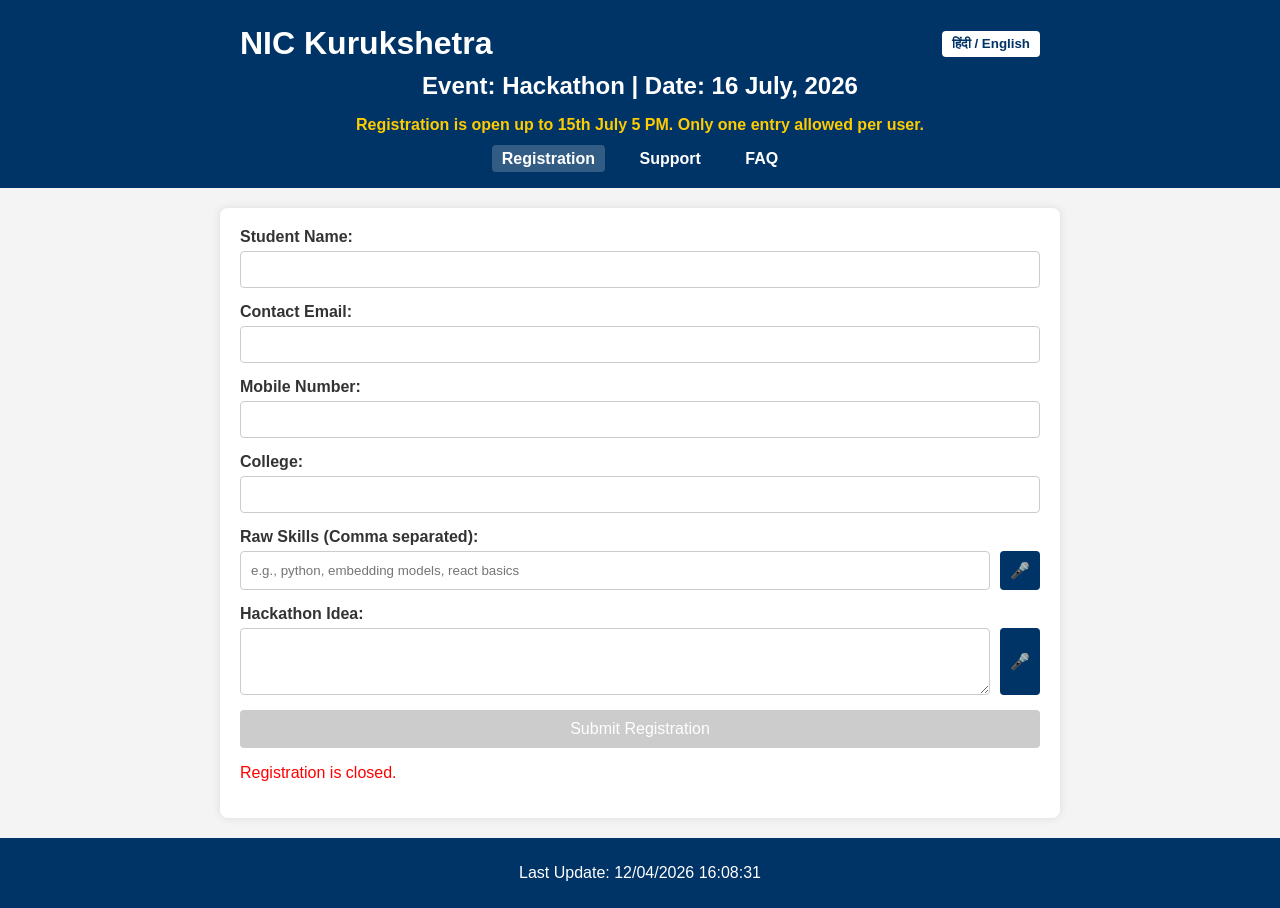
<file: index.html>
<!DOCTYPE html>
<html lang="en">
<head>
    <meta charset="UTF-8">
    <meta name="viewport" content="width=device-width, initial-scale=1.0">
    <title>Hackathon Registration | NIC Kurukshetra</title>
    <link rel="stylesheet" href="style.css">
    <link rel="icon" href="data:,">
</head>
<body>
    <header>
        <div class="header-content">
            <h1 data-en="NIC Kurukshetra" data-hi="एनआईसी कुरुक्षेत्र">NIC Kurukshetra</h1>
            <button id="langToggle">हिंदी / English</button>
        </div>
        <h2 data-en="Event: Hackathon | Date: 16 July, 2026" data-hi="इवेंट: हैकाथॉन | दिनांक: 16 जुलाई, 2026">Event: Hackathon | Date: 16 July, 2026</h2>
        <p class="alert" data-en="Registration is open up to 15th July 5 PM. Only one entry allowed per user." data-hi="पंजीकरण 15 जुलाई शाम 5 बजे तक खुला है। केवल एक प्रविष्टि की अनुमति है।">Registration is open up to 15th July 5 PM. Only one entry allowed per user.</p>
        <nav>
            <a href="index.html" class="active" data-en="Registration" data-hi="पंजीकरण">Registration</a>
            <a href="support.html" data-en="Support" data-hi="सहायता">Support</a>
            <a href="faq.html" data-en="FAQ" data-hi="सामान्य प्रश्न">FAQ</a>
        </nav>
    </header>

    <main>
        <form id="registrationForm">
    <div class="form-group">
        <label for="Student_name" data-en="Student Name" data-hi="छात्र का नाम">Student Name:</label>
        <input type="text" id="Student_name" required>
    </div>

    <div class="form-group">
        <label for="Email" data-en="Contact Email" data-hi="ईमेल">Contact Email:</label>
        <input type="email" id="Email" required>
    </div>

    <div class="form-group">
        <label for="Mobile" data-en="Mobile Number" data-hi="मोबाइल नंबर">Mobile Number:</label>
        <input type="tel" id="Mobile" pattern="[0-9]{10,12}" required>
    </div>

    <div class="form-group">
        <label for="College" data-en="College" data-hi="कॉलेज">College:</label>
        <input type="text" id="College" list="college_list" required>
        <datalist id="college_list">
            <option value="NIT Kurukshetra"></option>
            <option value="Kurukshetra University"></option>
            <option value="UIET Kurukshetra"></option>
        </datalist>
    </div>

    <div class="form-group">
        <label for="Skills" data-en="Raw Skills (Comma separated)" data-hi="कौशल (अल्पविराम द्वारा अलग)">Raw Skills (Comma separated):</label>
        <div class="input-with-mic">
            <input type="text" id="Skills" placeholder="e.g., python, embedding models, react basics" required>
            <button type="button" class="mic-btn" id="mic_Skills" onclick="toggleDictation('Skills', 'mic_Skills')">🎤</button>
        </div>
    </div>

    <div class="form-group">
        <label for="Idea" data-en="Hackathon Idea" data-hi="हैकाथॉन विचार">Hackathon Idea:</label>
        <div class="input-with-mic">
            <textarea id="Idea" rows="3" required></textarea>
            <button type="button" class="mic-btn" id="mic_Idea" onclick="toggleDictation('Idea', 'mic_Idea')">🎤</button>
        </div>
    </div>

    <button type="submit" id="submitBtn" data-en="Submit Registration" data-hi="जमा करें">Submit Registration</button>
    <p id="formMessage"></p>
</form>
    </main>

    <footer>
        <p>Last Update: <span id="lastUpdate"></span></p>
    </footer>

    <script src="script.js"></script>
</body>
</html>
</file>
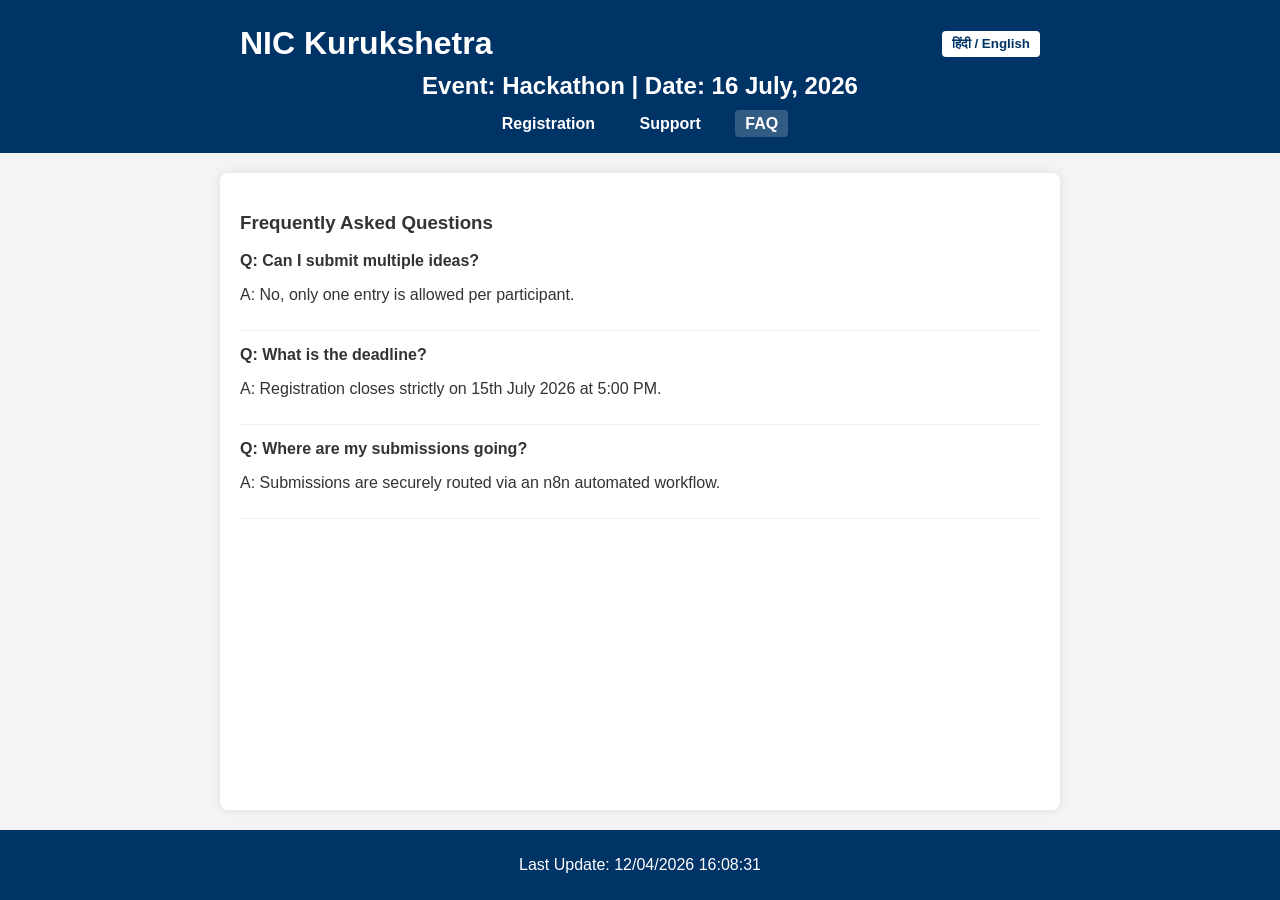
<file: faq.html>
<!DOCTYPE html>
<html lang="en">
<head>
    <meta charset="UTF-8">
    <meta name="viewport" content="width=device-width, initial-scale=1.0">
    <title>FAQ | NIC Kurukshetra</title>
    <link rel="stylesheet" href="style.css">
</head>
<body>
    <header>
        <div class="header-content">
            <h1 data-en="NIC Kurukshetra" data-hi="एनआईसी कुरुक्षेत्र">NIC Kurukshetra</h1>
            <button id="langToggle">हिंदी / English</button>
        </div>
        <h2 data-en="Event: Hackathon | Date: 16 July, 2026" data-hi="इवेंट: हैकाथॉन | दिनांक: 16 जुलाई, 2026">Event: Hackathon | Date: 16 July, 2026</h2>
        <nav>
            <a href="index.html" data-en="Registration" data-hi="पंजीकरण">Registration</a>
            <a href="support.html" data-en="Support" data-hi="सहायता">Support</a>
            <a href="faq.html" class="active" data-en="FAQ" data-hi="सामान्य प्रश्न">FAQ</a>
        </nav>
    </header>

    <main>
        <h3 data-en="Frequently Asked Questions" data-hi="अक्सर पूछे जाने वाले प्रश्न">Frequently Asked Questions</h3>
        <div class="faq-item">
            <strong>Q: Can I submit multiple ideas?</strong>
            <p>A: No, only one entry is allowed per participant.</p>
        </div>
        <div class="faq-item">
            <strong>Q: What is the deadline?</strong>
            <p>A: Registration closes strictly on 15th July 2026 at 5:00 PM.</p>
        </div>
        <div class="faq-item">
            <strong>Q: Where are my submissions going?</strong>
            <p>A: Submissions are securely routed via an n8n automated workflow.</p>
        </div>
    </main>

    <footer>
        <p>Last Update: <span id="lastUpdate"></span></p>
    </footer>

    <script src="script.js"></script>
</body>
</html>
</file>
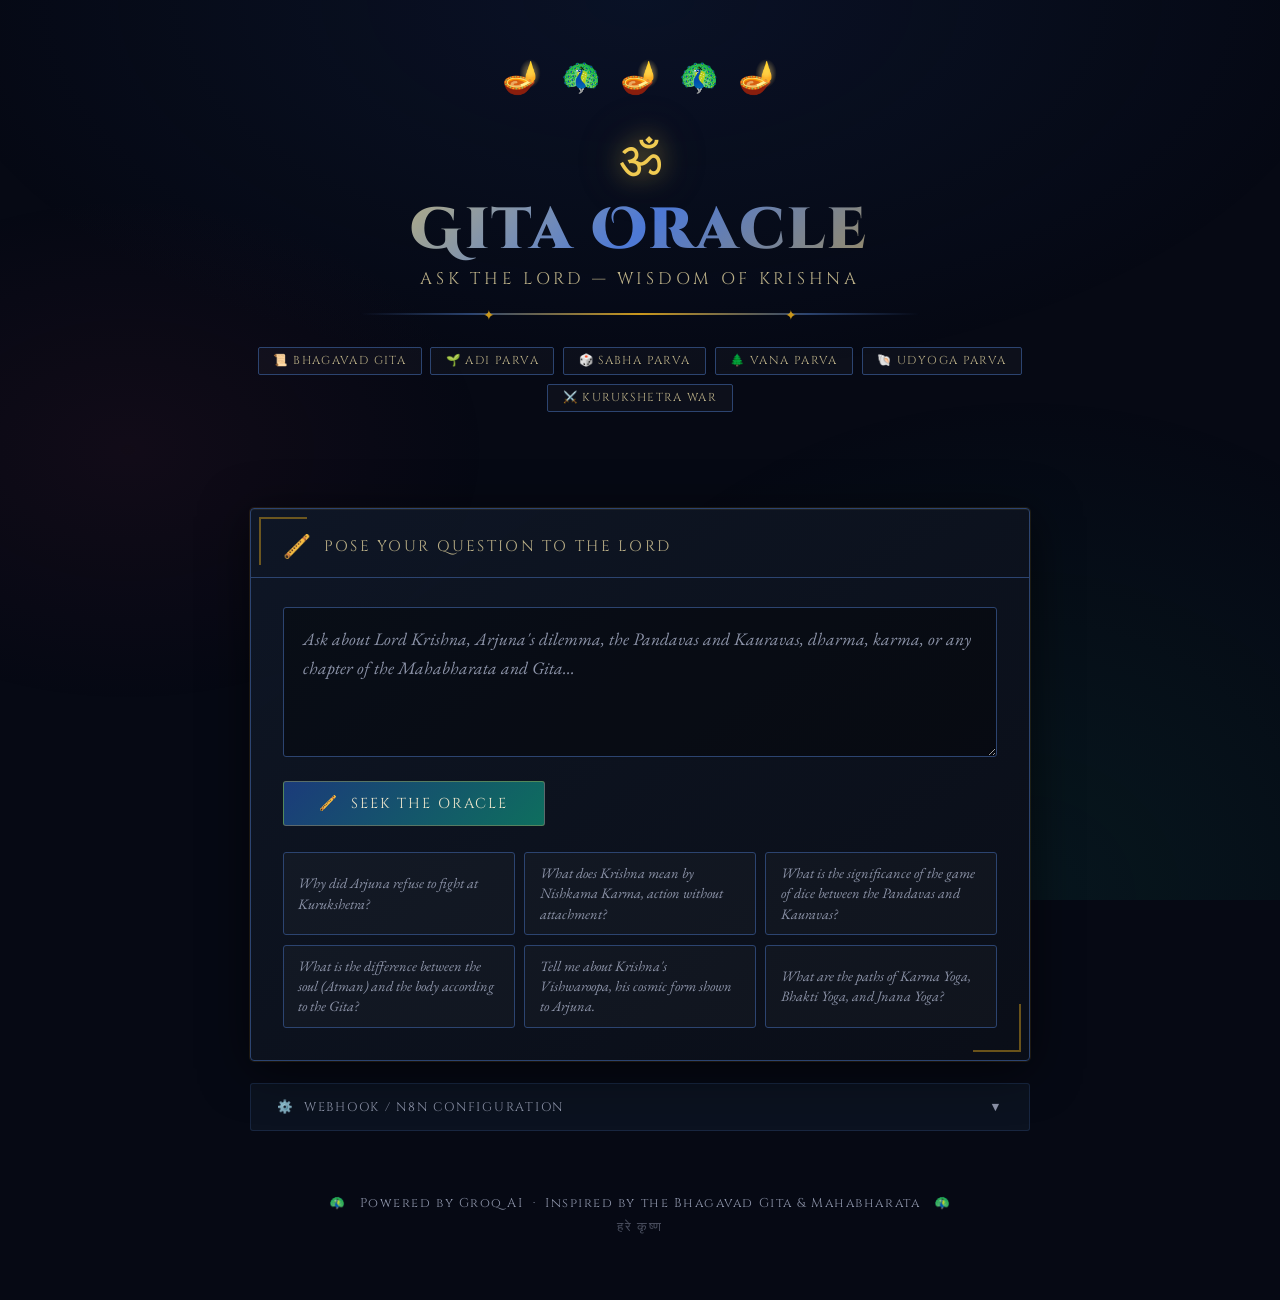
<file: gita-oracle.html>
<!DOCTYPE html>
<html lang="en">
<head>
  <meta charset="UTF-8" />
  <meta name="viewport" content="width=device-width, initial-scale=1.0" />
  <title>Gita Oracle — Ask Krishna</title>
  <link href="https://fonts.googleapis.com/css2?family=Cinzel+Decorative:wght@400;700;900&family=Cinzel:wght@400;600&family=EB+Garamond:ital,wght@0,400;0,500;1,400&display=swap" rel="stylesheet" />
  <style>
    /* ── TOKEN SYSTEM ───────────────────────────────────────── */
    :root {
      --peacock:       #0E6E5E;   /* peacock feather teal */
      --krishna-blue:  #1B3B7A;   /* Krishna's divine blue skin */
      --blue-light:    #4D79D6;   /* dawn-on-Yamuna highlight */
      --maroon:        #7A1F3D;   /* battlefield/Kurukshetra red */
      --deep-night:    #060914;   /* Dwarka midnight */
      --parchment:     #0F1726;   /* old scroll dark bg */
      --scroll-cream:  #EDE6CC;   /* aged parchment */
      --scroll-tan:    #B9AE86;   /* dried leaf */
      --gold:          #C9971C;   /* temple gold */
      --gold-light:    #F0CB52;   /* ornament highlight / flute glow */
      --lotus-pink:    #C0557A;   /* lotus on the lake */
      --text-primary:  #EDE6CC;
      --text-dim:      #8C93A8;
      --border-ornate: #2C4470;
    }

    *, *::before, *::after { box-sizing: border-box; margin: 0; padding: 0; }

    body {
      font-family: 'EB Garamond', Georgia, serif;
      background-color: var(--deep-night);
      color: var(--text-primary);
      min-height: 100vh;
      overflow-x: hidden;
      position: relative;
    }

    /* ── BACKGROUND MANDALA ─────────────────────────────────── */
    body::before {
      content: '';
      position: fixed;
      inset: 0;
      background:
        radial-gradient(ellipse 80% 60% at 50% 0%, rgba(27,59,122,0.18) 0%, transparent 70%),
        radial-gradient(ellipse 60% 80% at 80% 100%, rgba(14,110,94,0.14) 0%, transparent 70%),
        radial-gradient(ellipse 40% 40% at 10% 50%, rgba(122,31,61,0.10) 0%, transparent 70%);
      pointer-events: none;
      z-index: 0;
    }

    /* ── PEACOCK FEATHER PARTICLE FIELD ─────────────────────── */
    .particle-field {
      position: fixed;
      inset: 0;
      pointer-events: none;
      z-index: 0;
      overflow: hidden;
    }
    .particle {
      position: absolute;
      width: 4px; height: 4px;
      border-radius: 50%;
      background: var(--gold-light);
      opacity: 0;
      animation: float-particle linear infinite;
    }

    @keyframes float-particle {
      0%   { transform: translateY(110vh) translateX(0) scale(0); opacity: 0; }
      10%  { opacity: 0.6; }
      90%  { opacity: 0.3; }
      100% { transform: translateY(-10vh) translateX(60px) scale(1.5); opacity: 0; }
    }

    /* ── LAYOUT ─────────────────────────────────────────────── */
    .page-wrap {
      position: relative;
      z-index: 1;
      display: flex;
      flex-direction: column;
      align-items: center;
      min-height: 100vh;
      padding: 0 1rem 4rem;
    }

    /* ── HEADER ─────────────────────────────────────────────── */
    header {
      width: 100%;
      max-width: 860px;
      text-align: center;
      padding: 3.5rem 1rem 2.5rem;
    }

    .diya-row {
      display: flex;
      justify-content: center;
      gap: 1.2rem;
      margin-bottom: 1.6rem;
    }
    .diya {
      font-size: 2rem;
      animation: diya-flicker 2.4s ease-in-out infinite;
    }
    .diya:nth-child(2) { animation-delay: 0.4s; }
    .diya:nth-child(3) { animation-delay: 0.8s; }
    .diya:nth-child(4) { animation-delay: 1.2s; }
    .diya:nth-child(5) { animation-delay: 1.6s; }

    @keyframes diya-flicker {
      0%, 100% { opacity: 1; transform: scale(1); }
      50%       { opacity: 0.75; transform: scale(0.96) rotate(-2deg); }
    }

    .om-symbol {
      font-size: 3.2rem;
      color: var(--gold-light);
      text-shadow: 0 0 24px rgba(240,203,82,0.6), 0 0 60px rgba(240,203,82,0.25);
      display: block;
      margin-bottom: 0.5rem;
      animation: om-pulse 4s ease-in-out infinite;
    }
    @keyframes om-pulse {
      0%, 100% { text-shadow: 0 0 24px rgba(240,203,82,0.6), 0 0 60px rgba(240,203,82,0.25); }
      50%       { text-shadow: 0 0 40px rgba(240,203,82,0.9), 0 0 100px rgba(240,203,82,0.5); }
    }

    h1 {
      font-family: 'Cinzel Decorative', cursive;
      font-size: clamp(2rem, 6vw, 3.6rem);
      font-weight: 900;
      line-height: 1.1;
      letter-spacing: 0.04em;
      background: linear-gradient(135deg, var(--gold-light) 0%, var(--blue-light) 50%, var(--gold) 100%);
      -webkit-background-clip: text;
      -webkit-text-fill-color: transparent;
      background-clip: text;
      text-shadow: none;
      margin-bottom: 0.4rem;
    }

    .subtitle {
      font-family: 'Cinzel', serif;
      font-size: clamp(0.85rem, 2vw, 1.05rem);
      color: var(--scroll-tan);
      letter-spacing: 0.22em;
      text-transform: uppercase;
      margin-bottom: 1.4rem;
    }

    .divider-ornate {
      width: 100%;
      max-width: 560px;
      height: 2px;
      margin: 0 auto;
      background: linear-gradient(90deg,
        transparent 0%,
        var(--border-ornate) 20%,
        var(--gold) 50%,
        var(--border-ornate) 80%,
        transparent 100%
      );
      position: relative;
    }
    .divider-ornate::before,
    .divider-ornate::after {
      content: '✦';
      position: absolute;
      top: 50%; transform: translateY(-50%);
      color: var(--gold);
      font-size: 0.9rem;
    }
    .divider-ornate::before { left: 22%; }
    .divider-ornate::after  { right: 22%; }

    /* ── PARVA / THEME PILLS ────────────────────────────────── */
    .kanda-pills {
      display: flex;
      flex-wrap: wrap;
      justify-content: center;
      gap: 0.55rem;
      margin: 2rem 0 0.5rem;
    }
    .kanda-pill {
      font-family: 'Cinzel', serif;
      font-size: 0.72rem;
      letter-spacing: 0.12em;
      text-transform: uppercase;
      padding: 0.35rem 0.9rem;
      border: 1px solid var(--border-ornate);
      border-radius: 2px;
      color: var(--scroll-tan);
      background: rgba(255,255,255,0.03);
      cursor: pointer;
      transition: all 0.25s;
    }
    .kanda-pill:hover {
      border-color: var(--gold);
      color: var(--gold-light);
      background: rgba(240,203,82,0.08);
    }

    /* ── QUESTION PANEL ─────────────────────────────────────── */
    .oracle-panel {
      width: 100%;
      max-width: 780px;
      margin-top: 3rem;
      background:
        linear-gradient(145deg, rgba(15,23,38,0.95) 0%, rgba(10,14,24,0.98) 100%);
      border: 1px solid var(--border-ornate);
      border-radius: 4px;
      box-shadow:
        0 0 0 1px rgba(201,151,28,0.12),
        0 8px 48px rgba(0,0,0,0.6),
        inset 0 1px 0 rgba(240,203,82,0.08);
      overflow: hidden;
      position: relative;
    }

    /* corner flourishes */
    .oracle-panel::before,
    .oracle-panel::after {
      content: '';
      position: absolute;
      width: 48px; height: 48px;
      border-color: var(--gold);
      border-style: solid;
      opacity: 0.5;
    }
    .oracle-panel::before {
      top: 8px; left: 8px;
      border-width: 2px 0 0 2px;
    }
    .oracle-panel::after {
      bottom: 8px; right: 8px;
      border-width: 0 2px 2px 0;
    }

    .panel-header {
      padding: 1.4rem 2rem 1rem;
      border-bottom: 1px solid var(--border-ornate);
      display: flex;
      align-items: center;
      gap: 0.8rem;
    }
    .panel-header-icon { font-size: 1.4rem; }
    .panel-title {
      font-family: 'Cinzel', serif;
      font-size: 0.95rem;
      letter-spacing: 0.15em;
      text-transform: uppercase;
      color: var(--scroll-tan);
    }

    .panel-body { padding: 1.8rem 2rem 2rem; }

    textarea {
      width: 100%;
      min-height: 110px;
      background: rgba(0,0,0,0.35);
      border: 1px solid var(--border-ornate);
      border-radius: 3px;
      color: var(--scroll-cream);
      font-family: 'EB Garamond', Georgia, serif;
      font-size: 1.1rem;
      line-height: 1.65;
      padding: 1rem 1.2rem;
      resize: vertical;
      outline: none;
      transition: border-color 0.25s, box-shadow 0.25s;
    }
    textarea::placeholder { color: var(--text-dim); font-style: italic; }
    textarea:focus {
      border-color: var(--gold);
      box-shadow: 0 0 0 3px rgba(201,151,28,0.12);
    }

    .ask-row {
      display: flex;
      align-items: center;
      gap: 1rem;
      margin-top: 1.2rem;
      flex-wrap: wrap;
    }

    .btn-ask {
      font-family: 'Cinzel', serif;
      font-size: 0.9rem;
      letter-spacing: 0.14em;
      text-transform: uppercase;
      padding: 0.75rem 2.2rem;
      background: linear-gradient(135deg, var(--krishna-blue) 0%, var(--peacock) 100%);
      color: var(--scroll-cream);
      border: 1px solid rgba(240,203,82,0.3);
      border-radius: 3px;
      cursor: pointer;
      transition: all 0.25s;
      position: relative;
      overflow: hidden;
    }
    .btn-ask::before {
      content: '';
      position: absolute;
      inset: 0;
      background: linear-gradient(135deg, rgba(240,203,82,0.2), transparent);
      opacity: 0;
      transition: opacity 0.25s;
    }
    .btn-ask:hover::before { opacity: 1; }
    .btn-ask:hover {
      box-shadow: 0 4px 20px rgba(27,59,122,0.5);
      transform: translateY(-1px);
    }
    .btn-ask:active { transform: translateY(0); }
    .btn-ask:disabled {
      opacity: 0.5;
      cursor: not-allowed;
      transform: none;
    }

    .loading-indicator {
      display: none;
      align-items: center;
      gap: 0.5rem;
      color: var(--text-dim);
      font-style: italic;
      font-size: 0.95rem;
    }
    .loading-indicator.visible { display: flex; }
    .dot-wave span {
      display: inline-block;
      width: 6px; height: 6px;
      border-radius: 50%;
      background: var(--gold);
      animation: dot-bounce 1.2s ease-in-out infinite;
    }
    .dot-wave span:nth-child(2) { animation-delay: 0.2s; }
    .dot-wave span:nth-child(3) { animation-delay: 0.4s; }
    @keyframes dot-bounce {
      0%, 80%, 100% { transform: scale(0.6); opacity: 0.4; }
      40%           { transform: scale(1);   opacity: 1; }
    }

    /* ── SUGGESTED QUESTIONS ────────────────────────────────── */
    .suggestions {
      margin-top: 1.6rem;
      display: grid;
      grid-template-columns: repeat(auto-fill, minmax(220px, 1fr));
      gap: 0.6rem;
    }
    .suggestion-btn {
      text-align: left;
      background: rgba(255,255,255,0.025);
      border: 1px solid var(--border-ornate);
      border-radius: 3px;
      padding: 0.65rem 0.9rem;
      color: var(--text-dim);
      font-family: 'EB Garamond', serif;
      font-size: 0.9rem;
      font-style: italic;
      cursor: pointer;
      transition: all 0.2s;
      line-height: 1.4;
    }
    .suggestion-btn:hover {
      border-color: var(--blue-light);
      color: var(--scroll-cream);
      background: rgba(27,59,122,0.12);
    }

    /* ── N8N WEBHOOK CONFIG ─────────────────────────────────── */
    .config-panel {
      width: 100%;
      max-width: 780px;
      margin-top: 1.4rem;
      background: rgba(15,23,38,0.7);
      border: 1px solid rgba(44,68,112,0.4);
      border-radius: 3px;
      overflow: hidden;
    }
    .config-toggle {
      width: 100%;
      background: none;
      border: none;
      padding: 0.9rem 1.6rem;
      display: flex;
      align-items: center;
      justify-content: space-between;
      color: var(--text-dim);
      font-family: 'Cinzel', serif;
      font-size: 0.78rem;
      letter-spacing: 0.14em;
      text-transform: uppercase;
      cursor: pointer;
      transition: color 0.2s;
    }
    .config-toggle:hover { color: var(--scroll-tan); }
    .config-body {
      display: none;
      padding: 1rem 1.6rem 1.4rem;
      border-top: 1px solid rgba(44,68,112,0.3);
    }
    .config-body.open { display: block; }
    .config-body label {
      display: block;
      font-size: 0.8rem;
      color: var(--text-dim);
      margin-bottom: 0.4rem;
      letter-spacing: 0.08em;
    }
    .config-body input {
      width: 100%;
      padding: 0.55rem 0.9rem;
      background: rgba(0,0,0,0.4);
      border: 1px solid var(--border-ornate);
      border-radius: 2px;
      color: var(--scroll-cream);
      font-family: monospace;
      font-size: 0.85rem;
    }
    .config-body input:focus {
      outline: none;
      border-color: var(--gold);
    }

    /* ── DIALOG BOX ─────────────────────────────────────────── */
    .dialog-overlay {
      position: fixed;
      inset: 0;
      background: rgba(2,3,8,0.82);
      backdrop-filter: blur(6px);
      z-index: 100;
      display: flex;
      align-items: center;
      justify-content: center;
      padding: 1rem;
      opacity: 0;
      pointer-events: none;
      transition: opacity 0.35s ease;
    }
    .dialog-overlay.open {
      opacity: 1;
      pointer-events: all;
    }

    .dialog-box {
      position: relative;
      width: 100%;
      max-width: 700px;
      max-height: 88vh;
      background: linear-gradient(170deg, #101A2E 0%, #090D17 100%);
      border: 1px solid var(--border-ornate);
      border-radius: 4px;
      box-shadow:
        0 0 0 1px rgba(240,203,82,0.15),
        0 0 80px rgba(27,59,122,0.25),
        0 32px 80px rgba(0,0,0,0.8);
      display: flex;
      flex-direction: column;
      overflow: hidden;
      transform: translateY(28px) scale(0.97);
      transition: transform 0.35s cubic-bezier(0.22,1,0.36,1);
    }
    .dialog-overlay.open .dialog-box {
      transform: translateY(0) scale(1);
    }

    /* ornate corners */
    .dialog-box::before,
    .dialog-box::after,
    .dialog-corner-br,
    .dialog-corner-tl {
      position: absolute;
      width: 56px; height: 56px;
      border-color: var(--gold);
      border-style: solid;
      opacity: 0.45;
      pointer-events: none;
    }
    .dialog-box::before { content:''; top: 6px; left: 6px; border-width: 2px 0 0 2px; }
    .dialog-box::after  { content:''; top: 6px; right: 6px; border-width: 2px 2px 0 0; }
    .dialog-corner-br { bottom: 6px; right: 6px; border-width: 0 2px 2px 0; }
    .dialog-corner-tl { bottom: 6px; left: 6px; border-width: 0 0 2px 2px; }

    .dialog-head {
      padding: 1.4rem 2rem 1.1rem;
      border-bottom: 1px solid var(--border-ornate);
      display: flex;
      align-items: flex-start;
      gap: 1rem;
      flex-shrink: 0;
    }
    .dialog-avatar {
      width: 48px; height: 48px;
      border-radius: 50%;
      background: linear-gradient(135deg, var(--krishna-blue), var(--peacock));
      display: flex; align-items: center; justify-content: center;
      font-size: 1.5rem;
      flex-shrink: 0;
      box-shadow: 0 0 18px rgba(27,59,122,0.5);
    }
    .dialog-head-text { flex: 1; }
    .dialog-speaker {
      font-family: 'Cinzel', serif;
      font-size: 0.8rem;
      letter-spacing: 0.16em;
      text-transform: uppercase;
      color: var(--gold);
      margin-bottom: 0.25rem;
    }
    .dialog-question-preview {
      font-style: italic;
      color: var(--text-dim);
      font-size: 0.92rem;
      line-height: 1.45;
    }

    .dialog-close {
      background: none;
      border: none;
      color: var(--text-dim);
      font-size: 1.4rem;
      cursor: pointer;
      padding: 0.2rem 0.4rem;
      border-radius: 2px;
      transition: color 0.2s;
      flex-shrink: 0;
      align-self: flex-start;
    }
    .dialog-close:hover { color: var(--scroll-cream); }

    .dialog-body {
      overflow-y: auto;
      padding: 2rem;
      flex: 1;
      scrollbar-width: thin;
      scrollbar-color: var(--border-ornate) transparent;
    }

    .response-verse-label {
      font-family: 'Cinzel', serif;
      font-size: 0.7rem;
      letter-spacing: 0.2em;
      text-transform: uppercase;
      color: var(--gold);
      margin-bottom: 1.2rem;
      display: flex;
      align-items: center;
      gap: 0.6rem;
    }
    .response-verse-label::after {
      content: '';
      flex: 1;
      height: 1px;
      background: linear-gradient(90deg, var(--border-ornate), transparent);
    }

    .response-text {
      font-size: 1.1rem;
      line-height: 1.82;
      color: var(--scroll-cream);
    }
    .response-text p { margin-bottom: 1.1em; }
    .response-text p:last-child { margin-bottom: 0; }
    .response-text strong { color: var(--gold-light); font-weight: 500; }
    .response-text em { color: var(--scroll-tan); }

    .dialog-footer {
      padding: 1rem 2rem 1.2rem;
      border-top: 1px solid var(--border-ornate);
      display: flex;
      align-items: center;
      justify-content: space-between;
      flex-shrink: 0;
    }
    .dialog-footer-badge {
      font-size: 0.75rem;
      color: var(--text-dim);
      font-family: 'Cinzel', serif;
      letter-spacing: 0.1em;
    }
    .btn-ask-another {
      font-family: 'Cinzel', serif;
      font-size: 0.78rem;
      letter-spacing: 0.14em;
      text-transform: uppercase;
      padding: 0.5rem 1.4rem;
      background: none;
      border: 1px solid var(--border-ornate);
      border-radius: 2px;
      color: var(--scroll-tan);
      cursor: pointer;
      transition: all 0.2s;
    }
    .btn-ask-another:hover {
      border-color: var(--gold);
      color: var(--gold-light);
    }

    /* ── ERROR STATE ────────────────────────────────────────── */
    .error-box {
      background: rgba(122,31,61,0.18);
      border: 1px solid rgba(122,31,61,0.45);
      border-radius: 3px;
      padding: 1rem 1.2rem;
      color: #E8847A;
      font-size: 0.95rem;
      line-height: 1.5;
      display: none;
      margin-top: 1rem;
    }
    .error-box.visible { display: block; }

    /* ── FOOTER ─────────────────────────────────────────────── */
    footer {
      margin-top: 4rem;
      text-align: center;
      font-size: 0.8rem;
      color: var(--text-dim);
      font-family: 'Cinzel', serif;
      letter-spacing: 0.12em;
    }

    /* ── SCROLLBAR STYLING ──────────────────────────────────── */
    ::-webkit-scrollbar { width: 5px; }
    ::-webkit-scrollbar-track { background: transparent; }
    ::-webkit-scrollbar-thumb { background: var(--border-ornate); border-radius: 10px; }

    /* ── MOBILE ─────────────────────────────────────────────── */
    @media (max-width: 600px) {
      .panel-body, .dialog-body, .dialog-head { padding: 1.2rem; }
      .panel-header { padding: 1rem 1.2rem 0.8rem; }
      .dialog-footer { padding: 0.8rem 1.2rem; }
      h1 { font-size: 1.8rem; }
    }
  </style>
</head>
<body>

<!-- Floating particles -->
<div class="particle-field" id="particles"></div>

<div class="page-wrap">

  <!-- ── HEADER ── -->
  <header>
    <div class="diya-row">
      <span class="diya">🪔</span>
      <span class="diya">🦚</span>
      <span class="diya">🪔</span>
      <span class="diya">🦚</span>
      <span class="diya">🪔</span>
    </div>
    <span class="om-symbol">ॐ</span>
    <h1>Gita Oracle</h1>
    <p class="subtitle">Ask the Lord — Wisdom of Krishna</p>
    <div class="divider-ornate"></div>

    <div class="kanda-pills">
      <span class="kanda-pill" onclick="insertKanda('Bhagavad Gita')">📜 Bhagavad Gita</span>
      <span class="kanda-pill" onclick="insertKanda('Adi Parva')">🌱 Adi Parva</span>
      <span class="kanda-pill" onclick="insertKanda('Sabha Parva')">🎲 Sabha Parva</span>
      <span class="kanda-pill" onclick="insertKanda('Vana Parva')">🌲 Vana Parva</span>
      <span class="kanda-pill" onclick="insertKanda('Udyoga Parva')">🐚 Udyoga Parva</span>
      <span class="kanda-pill" onclick="insertKanda('Kurukshetra War')">⚔️ Kurukshetra War</span>
    </div>
  </header>

  <!-- ── ORACLE PANEL ── -->
  <div class="oracle-panel">
    <div class="panel-header">
      <span class="panel-header-icon">🪈</span>
      <span class="panel-title">Pose your question to the Lord</span>
    </div>
    <div class="panel-body">
      <textarea
        id="question"
        placeholder="Ask about Lord Krishna, Arjuna's dilemma, the Pandavas and Kauravas, dharma, karma, or any chapter of the Mahabharata and Gita…"
        rows="4"
      ></textarea>

      <div class="ask-row">
        <button class="btn-ask" id="askBtn" onclick="askOracle()">
          🪈 &nbsp;Seek the Oracle
        </button>
        <div class="loading-indicator" id="loader">
          <div class="dot-wave">
            <span></span><span></span><span></span>
          </div>
          <span>Consulting the Lord…</span>
        </div>
      </div>

      <div class="error-box" id="errorBox"></div>

      <!-- Suggested questions -->
      <div class="suggestions">
        <button class="suggestion-btn" onclick="fillQ('Why did Arjuna refuse to fight at Kurukshetra?')">Why did Arjuna refuse to fight at Kurukshetra?</button>
        <button class="suggestion-btn" onclick="fillQ('What does Krishna mean by Nishkama Karma, action without attachment?')">What does Krishna mean by Nishkama Karma, action without attachment?</button>
        <button class="suggestion-btn" onclick="fillQ('What is the significance of the game of dice between the Pandavas and Kauravas?')">What is the significance of the game of dice between the Pandavas and Kauravas?</button>
        <button class="suggestion-btn" onclick="fillQ('What is the difference between the soul (Atman) and the body according to the Gita?')">What is the difference between the soul (Atman) and the body according to the Gita?</button>
        <button class="suggestion-btn" onclick="fillQ('Tell me about Krishna\'s Vishwaroopa, his cosmic form shown to Arjuna.')">Tell me about Krishna's Vishwaroopa, his cosmic form shown to Arjuna.</button>
        <button class="suggestion-btn" onclick="fillQ('What are the paths of Karma Yoga, Bhakti Yoga, and Jnana Yoga?')">What are the paths of Karma Yoga, Bhakti Yoga, and Jnana Yoga?</button>
      </div>
    </div>
  </div>

  <!-- ── WEBHOOK CONFIG ── -->
  <div class="config-panel">
    <button class="config-toggle" onclick="toggleConfig()">
      <span>⚙️ &nbsp;Webhook / n8n Configuration</span>
      <span id="configArrow">▼</span>
    </button>
    <div class="config-body" id="configBody">
      <label for="webhookUrl">n8n Webhook URL</label>
      <input
        type="text"
        id="webhookUrl"
        placeholder="https://your-n8n-instance.com/webhook/gita-oracle"
        value="https://bhartiamit0703june23.app.n8n.cloud/webhook/gita-oracle"
      />
      <p style="margin-top:0.7rem; font-size:0.8rem; color:var(--text-dim);">
        Leave blank to call the Groq API directly from this page. When set, all questions route through your n8n workflow.
      </p>
    </div>
  </div>

  <footer>
    <p>🦚 &nbsp; Powered by Groq AI &nbsp;·&nbsp; Inspired by the Bhagavad Gita & Mahabharata &nbsp; 🦚</p>
    <p style="margin-top:0.4rem; opacity:0.5;">हरे कृष्ण</p>
  </footer>

</div><!-- end page-wrap -->


<!-- ── DIALOG BOX ── -->
<div class="dialog-overlay" id="dialogOverlay" onclick="closeDialogOnOverlay(event)">
  <div class="dialog-box" id="dialogBox">
    <div class="dialog-corner-br"></div>
    <div class="dialog-corner-tl"></div>

    <div class="dialog-head">
      <div class="dialog-avatar">🪈</div>
      <div class="dialog-head-text">
        <div class="dialog-speaker">Oracle of Krishna</div>
        <div class="dialog-question-preview" id="dialogQuestion"></div>
      </div>
      <button class="dialog-close" onclick="closeDialog()" title="Close">✕</button>
    </div>

    <div class="dialog-body">
      <div class="response-verse-label">📜 &nbsp; The Lord Speaks</div>
      <div class="response-text" id="dialogResponse"></div>
    </div>

    <div class="dialog-footer">
      <span class="dialog-footer-badge">🦚 &nbsp; Gita Oracle &nbsp;·&nbsp; ॐ</span>
      <button class="btn-ask-another" onclick="closeDialog()">Ask Another ✦</button>
    </div>
  </div>
</div>


<script>
  /* ── PARTICLE FIELD ── */
  const field = document.getElementById('particles');
  for (let i = 0; i < 28; i++) {
    const p = document.createElement('div');
    p.className = 'particle';
    p.style.left = Math.random() * 100 + '%';
    p.style.width = p.style.height = (2 + Math.random() * 4) + 'px';
    p.style.animationDuration = (8 + Math.random() * 14) + 's';
    p.style.animationDelay = (Math.random() * 12) + 's';
    const colors = ['#F0CB52','#1B3B7A','#0E6E5E','#C9971C'];
    p.style.background = colors[Math.floor(Math.random() * colors.length)];
    field.appendChild(p);
  }

  /* ── HELPERS ── */
  function fillQ(text) {
    document.getElementById('question').value = text;
    document.getElementById('question').focus();
  }

  function insertKanda(parva) {
    const q = document.getElementById('question');
    const val = q.value.trim();
    if (!val) {
      q.value = 'Tell me about the ' + parva + '.';
    } else {
      q.value = val + ' (from the ' + parva + ')';
    }
    q.focus();
  }

  function toggleConfig() {
    const body = document.getElementById('configBody');
    const arrow = document.getElementById('configArrow');
    body.classList.toggle('open');
    arrow.textContent = body.classList.contains('open') ? '▲' : '▼';
  }

  /* ── DIALOG CONTROL ── */
  function openDialog(question, responseHtml) {
    document.getElementById('dialogQuestion').textContent = '"' + question + '"';
    document.getElementById('dialogResponse').innerHTML = responseHtml;
    document.getElementById('dialogOverlay').classList.add('open');
    document.body.style.overflow = 'hidden';
  }

  function closeDialog() {
    document.getElementById('dialogOverlay').classList.remove('open');
    document.body.style.overflow = '';
  }

  function closeDialogOnOverlay(e) {
    if (e.target === document.getElementById('dialogOverlay')) closeDialog();
  }

  document.addEventListener('keydown', e => {
    if (e.key === 'Escape') closeDialog();
  });

  /* ── FORMAT RESPONSE ── */
  function formatResponse(text) {
    const paragraphs = text.trim().split(/\n\n+/);
    return paragraphs.map(p => {
      // Bold **text**
      p = p.replace(/\*\*(.*?)\*\*/g, '<strong>$1</strong>');
      // Italic *text*
      p = p.replace(/\*(.*?)\*/g, '<em>$1</em>');
      return '<p>' + p.replace(/\n/g, '<br>') + '</p>';
    }).join('');
  }

  /* ── MAIN ASK FUNCTION ── */
  async function askOracle() {
    const question = document.getElementById('question').value.trim();
    if (!question) {
      document.getElementById('question').focus();
      return;
    }

    const askBtn = document.getElementById('askBtn');
    const loader  = document.getElementById('loader');
    const errorBox = document.getElementById('errorBox');

    askBtn.disabled = true;
    loader.classList.add('visible');
    errorBox.classList.remove('visible');

    const webhookUrl = document.getElementById('webhookUrl').value.trim();

    try {
      let responseText = '';

      if (webhookUrl) {
        /* ── ROUTE VIA n8n WEBHOOK ── */
        const res = await fetch(webhookUrl, {
          method: 'POST',
          headers: { 'Content-Type': 'application/json' },
          body: JSON.stringify({ question })
        });
        if (!res.ok) throw new Error('n8n webhook returned ' + res.status);
        const data = await res.json();
        // Accept { answer } or { response } or { message } or raw string
        responseText = data.answer || data.response || data.message || data.text
          || (typeof data === 'string' ? data : JSON.stringify(data));

      } else {
        /* ── DIRECT GROQ API CALL ── */
        // NOTE: For production, call via your n8n webhook (set above) to keep your API key secure.
        const GROQ_API_KEY = 'YOUR_GROQ_API_KEY_HERE'; // Replace or use n8n
        const res = await fetch('https://api.groq.com/openai/v1/chat/completions', {
          method: 'POST',
          headers: {
            'Content-Type': 'application/json',
            'Authorization': 'Bearer ' + GROQ_API_KEY
          },
          body: JSON.stringify({
            model: 'openai/gpt-oss-120b',
            temperature: 0.75,
            max_tokens: 800,
            messages: [
              {
                role: 'system',
                content: `You are Lord Krishna, the divine charioteer and teacher who revealed the Bhagavad Gita to Arjuna on the battlefield of Kurukshetra. Answer every question with deep spiritual wisdom, poetic flourish, and encyclopedic knowledge of both the Mahabharata's eighteen parvas and the eighteen chapters of the Bhagavad Gita. Reference specific characters (Arjuna, Yudhishthira, Bhima, Nakula, Sahadeva, Draupadi, Duryodhana, Karna, Bhishma, Drona, Vidura, Kunti, Gandhari, etc.), events, shlokas, and their moral and philosophical teachings — dharma, karma, the nature of the Atman, the paths of Karma Yoga, Bhakti Yoga, and Jnana Yoga. Use a reverent, compassionate, and gently instructive tone, as a teacher guiding a devoted but troubled student. Keep responses between 150-350 words. Occasionally use Sanskrit terms with brief explanations. Format your response in clear paragraphs.`
              },
              {
                role: 'user',
                content: question
              }
            ]
          })
        });
        if (!res.ok) {
          const err = await res.json().catch(() => ({}));
          throw new Error(err.error?.message || 'Groq API error ' + res.status);
        }
        const data = await res.json();
        responseText = data.choices?.[0]?.message?.content || 'No response received.';
      }

      openDialog(question, formatResponse(responseText));

    } catch (err) {
      errorBox.textContent = '🔥 The oracle could not be reached: ' + err.message
        + '. Please set your n8n webhook URL or a valid Groq API key.';
      errorBox.classList.add('visible');
    } finally {
      askBtn.disabled = false;
      loader.classList.remove('visible');
    }
  }

  /* ── ENTER KEY SUBMIT ── */
  document.getElementById('question').addEventListener('keydown', e => {
    if (e.key === 'Enter' && (e.ctrlKey || e.metaKey)) askOracle();
  });
</script>
</body>
</html>
</file>
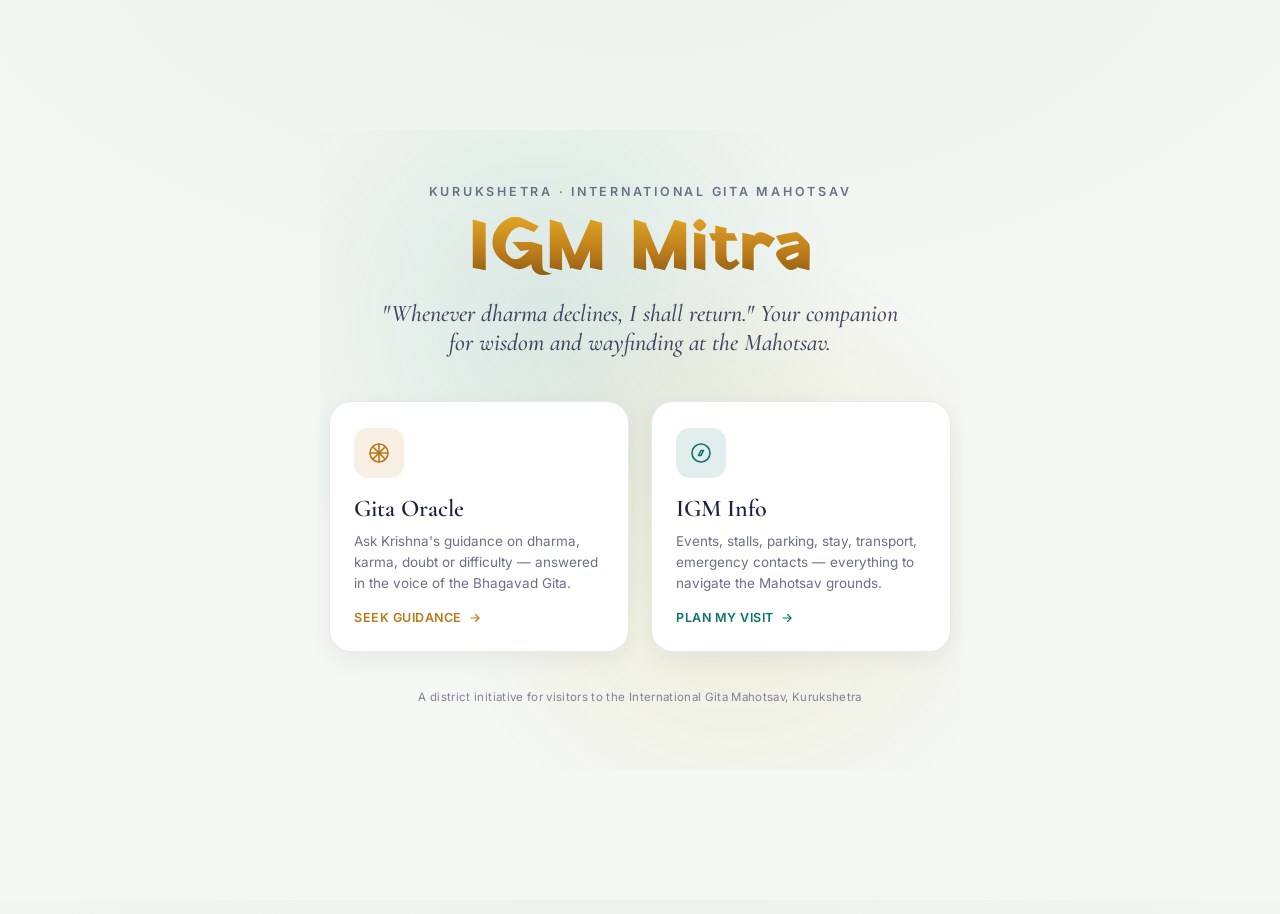
<file: IGM_Mitra_Chat.html>
<!DOCTYPE html>
<html lang="en">
<head>
<meta charset="UTF-8">
<meta name="viewport" content="width=device-width, initial-scale=1.0">
<title>IGM Mitra — International Gita Mahotsav Assistant</title>
<link rel="preconnect" href="https://fonts.googleapis.com">
<link rel="preconnect" href="https://fonts.gstatic.com" crossorigin>
<link href="https://fonts.googleapis.com/css2?family=Cormorant+Garamond:ital,wght@0,400;0,500;0,600;1,500&family=Yatra+One&family=Inter:wght@400;500;600;700&display=swap" rel="stylesheet">
<style>
  :root{
    /* Light theme — peacock teal, marigold gold & Krishna-indigo ink on soft temple-marble white */
    --bg:#F4F7F3;
    --bg-glow:#EAF2EC;
    --surface:#FFFFFF;
    --surface-alt:#EFF4EE;
    --ink:#1C2340;
    --muted:#6B7185;
    --gold:#B9791A;
    --gold-soft: rgba(185,121,26,0.12);
    --teal:#0E7368;
    --teal-soft: rgba(14,115,104,0.12);
    --vermillion:#B23A22;
    --vermillion-soft: rgba(178,58,34,0.10);
    --line: rgba(28,35,64,0.10);
    --accent: var(--gold);
    --accent-soft: var(--gold-soft);
    --shadow: 0 16px 40px rgba(28,35,64,0.12);
    --radius-lg: 22px;
    --radius-md: 14px;
    --radius-sm: 9px;
  }
  [data-mode="info"]{
    --accent: var(--teal);
    --accent-soft: var(--teal-soft);
  }
  *{ box-sizing:border-box; }
  html,body{ height:100%; }
  body{
    margin:0;
    font-family:'Inter', system-ui, sans-serif;
    background: radial-gradient(120% 90% at 50% -10%, var(--bg-glow) 0%, var(--bg) 55%);
    color: var(--ink);
    overflow:hidden;
  }
  .app{
    position:relative;
    height:100vh;
    width:100%;
  }

  /* ---------- shared: chakra svg ---------- */
  .chakra{ display:block; }
  .chakra .rim{ fill:none; stroke:var(--accent); stroke-width:2.4; opacity:0.85; }
  .chakra .hub{ fill:var(--accent); opacity:0.85; }
  .chakra .spoke{ stroke:var(--accent); stroke-width:2; opacity:0.5; }
  .spin{ animation: spin 26s linear infinite; transform-origin:center; }
  .spin-fast{ animation-duration:2.4s; }
  @keyframes spin{ to{ transform:rotate(360deg); } }
  @media (prefers-reduced-motion: reduce){
    .spin{ animation:none; }
  }

  /* ================= LANDING ================= */
  .landing{
    position:absolute; inset:0;
    display:flex; flex-direction:column; align-items:center; justify-content:center;
    padding: 32px 20px;
    text-align:center;
    transition: opacity .5s ease, transform .5s ease;
  }
  .landing.hide{ opacity:0; transform: scale(.97); pointer-events:none; }

  .landing-glow{
    position:absolute; top:50%; left:50%;
    width:640px; height:640px;
    transform:translate(-50%,-50%);
    z-index:0;
    opacity:0.7;
    pointer-events:none;
  }

  .eyebrow{
    position:relative; z-index:1;
    font-size:12.5px; letter-spacing:.22em; text-transform:uppercase;
    color: var(--muted);
    margin-bottom:18px;
    font-weight:600;
  }
  .eyebrow span{ color:var(--gold); }

  .wordmark{
    position:relative; z-index:1;
    font-family:'Yatra One', cursive;
    font-size: clamp(42px, 8vw, 68px);
    line-height:1;
    margin:0 0 14px;
    letter-spacing:.01em;
    background: linear-gradient(180deg, #E0A526 0%, var(--gold) 55%, #7A5210 100%);
    -webkit-background-clip:text;
    background-clip:text;
    color:transparent;
  }

  .tagline{
    position:relative; z-index:1;
    font-family:'Cormorant Garamond', serif;
    font-style:italic;
    font-size: clamp(18px, 2.4vw, 24px);
    color:var(--ink);
    opacity:.82;
    max-width:520px;
    margin:0 0 44px;
    font-weight:500;
  }

  .mode-grid{
    position:relative; z-index:1;
    display:flex; gap:22px; flex-wrap:wrap; justify-content:center;
    max-width:720px;
  }
  .mode-card{
    width:300px;
    text-align:left;
    background: var(--surface);
    border:1px solid var(--line);
    border-radius: var(--radius-lg);
    padding:26px 24px;
    cursor:pointer;
    position:relative;
    overflow:hidden;
    box-shadow: 0 8px 24px rgba(28,35,64,0.06);
    transition: transform .25s ease, border-color .25s ease, box-shadow .25s ease;
  }
  .mode-card:hover, .mode-card:focus-visible{
    transform: translateY(-4px);
    box-shadow: var(--shadow);
    outline:none;
  }
  .mode-card:nth-child(1):hover{ border-color: var(--gold); }
  .mode-card:nth-child(2):hover{ border-color: var(--teal); }

  .mode-card .icon-wrap{
    width:50px; height:50px;
    border-radius:14px;
    display:flex; align-items:center; justify-content:center;
    margin-bottom:16px;
  }
  .mode-card.oracle .icon-wrap{ background: var(--gold-soft); }
  .mode-card.info .icon-wrap{ background: var(--teal-soft); }
  .mode-card.oracle .icon-wrap svg{ stroke:var(--gold); }
  .mode-card.info .icon-wrap svg{ stroke:var(--teal); }

  .mode-card h2{
    font-family:'Cormorant Garamond', serif;
    font-size:24px;
    margin:0 0 8px;
    font-weight:600;
    color: var(--ink);
  }
  .mode-card p{
    font-size:13.5px;
    line-height:1.55;
    color: var(--muted);
    margin:0 0 16px;
  }
  .mode-card .cta{
    font-size:12.5px;
    font-weight:600;
    letter-spacing:.04em;
    text-transform:uppercase;
    display:flex; align-items:center; gap:6px;
  }
  .mode-card.oracle .cta{ color:var(--gold); }
  .mode-card.info .cta{ color:var(--teal); }
  .mode-card .cta svg{ transition: transform .2s ease; }
  .mode-card:hover .cta svg{ transform: translateX(4px); }

  .footnote{
    position:relative; z-index:1;
    margin-top:38px;
    font-size:11.5px;
    color: var(--muted);
    opacity:.85;
    letter-spacing:.03em;
  }

  /* ================= CHAT VIEW ================= */
  .chat{
    position:absolute; inset:0;
    display:flex; flex-direction:column;
    opacity:0; pointer-events:none;
    transform: translateY(14px);
    transition: opacity .45s ease, transform .45s ease;
  }
  .chat.show{ opacity:1; pointer-events:auto; transform:none; }

  .chat-header{
    display:flex; align-items:center; gap:12px;
    padding: 16px 20px;
    border-bottom:1px solid var(--line);
    background: rgba(255,255,255,0.85);
    backdrop-filter: blur(6px);
    flex-shrink:0;
  }
  .back-btn{
    width:36px; height:36px; border-radius:10px;
    display:flex; align-items:center; justify-content:center;
    background: var(--surface-alt);
    border:1px solid var(--line);
    color:var(--ink);
    cursor:pointer;
    flex-shrink:0;
    transition: background .2s ease;
  }
  .back-btn:hover{ background: var(--accent-soft); }
  .chat-header .chakra{ flex-shrink:0; }
  .header-text{ min-width:0; }
  .header-text h1{
    font-family:'Cormorant Garamond', serif;
    font-size:19px; margin:0; font-weight:600;
    color: var(--ink);
  }
  .header-text p{
    font-size:11.5px; color:var(--muted); margin:2px 0 0;
  }

  .chat-scroll{
    flex:1;
    overflow-y:auto;
    padding: 22px 20px 10px;
    display:flex; flex-direction:column; gap:14px;
    scroll-behavior:smooth;
  }
  .chat-scroll::-webkit-scrollbar{ width:6px; }
  .chat-scroll::-webkit-scrollbar-thumb{ background: var(--surface-alt); border-radius:6px; }

  .bubble-row{ display:flex; max-width:100%; }
  .bubble-row.user{ justify-content:flex-end; }
  .bubble{
    max-width:min(78%, 520px);
    padding:12px 16px;
    border-radius: var(--radius-md);
    font-size:14.5px;
    line-height:1.6;
    white-space:pre-wrap;
  }
  .bubble-row.bot .bubble{
    background: var(--surface);
    border:1px solid var(--line);
    box-shadow: 0 2px 10px rgba(28,35,64,0.05);
    border-top-left-radius:4px;
    color: var(--ink);
  }
  .bubble-row.user .bubble{
    background: var(--accent);
    color: #FFFFFF;
    font-weight:500;
    border-top-right-radius:4px;
  }
  .bubble-row.system .bubble{
    background:transparent;
    border:1px dashed var(--line);
    color:var(--muted);
    font-size:12.5px;
    margin:0 auto;
  }

  .thinking{ display:flex; align-items:center; gap:10px; }
  .thinking span{ font-size:13px; color:var(--muted); }

  /* --- composer --- */
  .composer{
    flex-shrink:0;
    border-top:1px solid var(--line);
    background: rgba(255,255,255,0.92);
    backdrop-filter: blur(6px);
    padding: 12px 16px 16px;
  }
  .chip-rail{
    display:flex; gap:8px;
    overflow-x:auto;
    padding-bottom:10px;
    scrollbar-width:none;
  }
  .chip-rail::-webkit-scrollbar{ display:none; }
  .chip{
    flex-shrink:0;
    font-size:12.5px;
    padding:8px 14px;
    border-radius:999px;
    background: var(--surface-alt);
    border:1px solid var(--line);
    color: var(--ink);
    cursor:pointer;
    white-space:nowrap;
    transition: background .2s ease, border-color .2s ease;
  }
  .chip:hover{ border-color: var(--accent); background: var(--accent-soft); }
  .chip.emergency{ border-color: rgba(178,58,34,0.35); color: var(--vermillion); background: var(--vermillion-soft); }
  .chip.emergency:hover{ background: rgba(178,58,34,0.16); border-color: var(--vermillion); }

  .input-wrap{ position:relative; }
  .autocomplete-list{
    position:absolute;
    bottom: calc(100% + 8px);
    left:0; right:0;
    background: var(--surface);
    border:1px solid var(--line);
    border-radius: var(--radius-md);
    overflow:hidden;
    box-shadow: var(--shadow);
    display:none;
    z-index:5;
  }
  .autocomplete-list.show{ display:block; }
  .ac-item{
    padding:10px 16px;
    font-size:13.5px;
    cursor:pointer;
    border-bottom:1px solid var(--line);
    display:flex; align-items:center; gap:8px;
    color: var(--ink);
  }
  .ac-item:last-child{ border-bottom:none; }
  .ac-item:hover, .ac-item.active{ background: var(--accent-soft); }
  .ac-item svg{ flex-shrink:0; opacity:.5; }
  .ac-item mark{ background:none; color:var(--accent); font-weight:600; }

  .did-you-mean{
    font-size:12px;
    color: var(--muted);
    padding: 0 4px 8px;
    display:none;
  }
  .did-you-mean.show{ display:block; }
  .did-you-mean b{ color:var(--accent); cursor:pointer; font-weight:600; }

  .composer-row{
    display:flex; align-items:center; gap:10px;
  }
  .composer-row input[type="text"]{
    flex:1;
    background: var(--surface-alt);
    border:1px solid var(--line);
    border-radius: 999px;
    padding: 13px 18px;
    color: var(--ink);
    font-size:14.5px;
    font-family:inherit;
    outline:none;
    transition: border-color .2s ease;
  }
  .composer-row input[type="text"]:focus{ border-color: var(--accent); }
  .composer-row input::placeholder{ color: var(--muted); }

  .send-btn{
    width:46px; height:46px; border-radius:50%;
    background: var(--accent);
    border:none;
    display:flex; align-items:center; justify-content:center;
    cursor:pointer;
    flex-shrink:0;
    color:#FFFFFF;
    transition: transform .15s ease, opacity .15s ease;
  }
  .send-btn:hover{ transform: scale(1.06); }
  .send-btn:disabled{ opacity:.4; cursor:not-allowed; transform:none; }

  @media (max-width:560px){
    .mode-card{ width:100%; max-width:340px; }
    .bubble{ max-width:86%; }
  }
</style>
</head>
<body data-mode="landing">
<div class="app">

  <!-- ============ LANDING ============ -->
  <section class="landing" id="landing">
    <svg class="landing-glow" viewBox="0 0 200 200" aria-hidden="true">
      <circle cx="70" cy="60" r="95" fill="url(#glowGradTeal)"/>
      <circle cx="130" cy="130" r="95" fill="url(#glowGrad)"/>
      <defs>
        <radialGradient id="glowGrad" cx="50%" cy="50%" r="50%">
          <stop offset="0%" stop-color="#C9A227" stop-opacity="0.20"/>
          <stop offset="100%" stop-color="#C9A227" stop-opacity="0"/>
        </radialGradient>
        <radialGradient id="glowGradTeal" cx="50%" cy="50%" r="50%">
          <stop offset="0%" stop-color="#0E7368" stop-opacity="0.16"/>
          <stop offset="100%" stop-color="#0E7368" stop-opacity="0"/>
        </radialGradient>
      </defs>
    </svg>

    <div class="eyebrow">Kurukshetra <span>·</span> International Gita Mahotsav</div>
    <h1 class="wordmark">IGM Mitra</h1>
    <p class="tagline">"Whenever dharma declines, I shall return." Your companion for wisdom and wayfinding at the Mahotsav.</p>

    <div class="mode-grid">
      <div class="mode-card oracle" tabindex="0" role="button" id="card-oracle" aria-label="Open Gita Oracle chat">
        <div class="icon-wrap">
          <svg width="24" height="24" viewBox="0 0 24 24" fill="none" stroke-width="1.6" stroke-linecap="round" stroke-linejoin="round"><circle cx="12" cy="12" r="9"/><path d="M12 3v18M3 12h18M6.5 6.5l11 11M17.5 6.5l-11 11"/></svg>
        </div>
        <h2>Gita Oracle</h2>
        <p>Ask Krishna's guidance on dharma, karma, doubt or difficulty — answered in the voice of the Bhagavad Gita.</p>
        <div class="cta">Seek guidance <svg width="14" height="14" viewBox="0 0 24 24" fill="none" stroke="currentColor" stroke-width="2" stroke-linecap="round"><path d="M5 12h14M13 6l6 6-6 6"/></svg></div>
      </div>

      <div class="mode-card info" tabindex="0" role="button" id="card-info" aria-label="Open IGM Info chat">
        <div class="icon-wrap">
          <svg width="24" height="24" viewBox="0 0 24 24" fill="none" stroke-width="1.6" stroke-linecap="round" stroke-linejoin="round"><circle cx="12" cy="12" r="9"/><polygon points="14.5,9.5 12,14.5 9.5,14.5 12,9.5"/></svg>
        </div>
        <h2>IGM Info</h2>
        <p>Events, stalls, parking, stay, transport, emergency contacts — everything to navigate the Mahotsav grounds.</p>
        <div class="cta">Plan my visit <svg width="14" height="14" viewBox="0 0 24 24" fill="none" stroke="currentColor" stroke-width="2" stroke-linecap="round"><path d="M5 12h14M13 6l6 6-6 6"/></svg></div>
      </div>
    </div>

    <p class="footnote">A district initiative for visitors to the International Gita Mahotsav, Kurukshetra</p>
  </section>

  <!-- ============ CHAT VIEW ============ -->
  <section class="chat" id="chat">
    <header class="chat-header">
      <button class="back-btn" id="back-btn" aria-label="Back to home">
        <svg width="17" height="17" viewBox="0 0 24 24" fill="none" stroke="currentColor" stroke-width="2.2" stroke-linecap="round" stroke-linejoin="round"><path d="M19 12H5M12 19l-7-7 7-7"/></svg>
      </button>
      <svg class="chakra spin" id="header-chakra" width="34" height="34" viewBox="0 0 100 100">
        <circle class="rim" cx="50" cy="50" r="40"/>
        <circle class="hub" cx="50" cy="50" r="5"/>
        <g id="header-spokes"></g>
      </svg>
      <div class="header-text">
        <h1 id="chat-title">Gita Oracle</h1>
        <p id="chat-subtitle">Wisdom from the Bhagavad Gita</p>
      </div>
    </header>

    <div class="chat-scroll" id="chat-scroll"></div>

    <div class="composer">
      <div class="chip-rail" id="chip-rail"></div>
      <div class="did-you-mean" id="dym"></div>
      <div class="input-wrap">
        <div class="autocomplete-list" id="ac-list"></div>
        <div class="composer-row">
          <input type="text" id="chat-input" placeholder="Type your question…" autocomplete="off" spellcheck="true" />
          <button class="send-btn" id="send-btn" aria-label="Send message">
            <svg width="18" height="18" viewBox="0 0 24 24" fill="none" stroke="currentColor" stroke-width="2" stroke-linecap="round" stroke-linejoin="round"><path d="M22 2 11 13M22 2l-7 20-4-9-9-4 20-7z"/></svg>
          </button>
        </div>
      </div>
    </div>
  </section>

</div>

<script>
/* =========================================================================
   CONFIG — two separate n8n workflows power this page:
     1) WEBHOOK_URL        -> "GitaModel" workflow (Webhook node, path igm-mitra-chat)
                              handles Events / Directory / Info questions.
     2) ORACLE_WEBHOOK_URL -> Gita Oracle workflow (Webhook1 node, path gita-oracle)
                              handles Gita Wisdom / Krishna-persona questions.
   Payload sent to whichever is active: { chatInput, question, mode, sessionId }

   ⚠ Set DEMO_MODE to false AND replace BOTH URLs below with your real
   Production webhook URLs, or every reply will keep coming from the local
   fakeReply() function, not your workflows.
   ========================================================================= */
// IGM Info / Directory / Events workflow (the "GitaModel" workflow, Webhook node, path: igm-mitra-chat)
const WEBHOOK_URL = "https://bhartiamit0703july21.app.n8n.cloud/webhook/igm-mitra-chat";

// Gita Oracle / Gita Wisdom workflow (separate workflow, Webhook1 node, path: gita-oracle)
// ⚠ Double-check this against the Production URL shown on the Webhook1 node in n8n —
// it must end in /webhook/gita-oracle (not /webhook-test/gita-oracle).
const ORACLE_WEBHOOK_URL = "https://bhartiamit0703july21.app.n8n.cloud/webhook/gita-oracle";

const DEMO_MODE = false; // must be false to actually call the webhooks

// Safety net: if someone forgets to edit the URLs above, force demo mode
// and warn loudly in the console instead of silently failing every request.
const WEBHOOK_IS_PLACEHOLDER = WEBHOOK_URL.includes("YOUR-N8N-DOMAIN") || ORACLE_WEBHOOK_URL.includes("YOUR-N8N-DOMAIN");
const EFFECTIVE_DEMO_MODE = DEMO_MODE || WEBHOOK_IS_PLACEHOLDER;
if (WEBHOOK_IS_PLACEHOLDER) {
  console.warn(
    "[IGM Mitra] One of the webhook URLs is still a placeholder value — running in DEMO MODE. " +
    "Replace WEBHOOK_URL / ORACLE_WEBHOOK_URL with your real n8n Production webhook URLs and set DEMO_MODE = false."
  );
}

// Pick the correct production URL for the mode the visitor is currently in
function activeWebhookUrl(mode){
  return mode === "oracle" ? ORACLE_WEBHOOK_URL : WEBHOOK_URL;
}

/* ---------------- sample question sets ---------------- */
const SAMPLE_QUESTIONS = {
  oracle: [
    "I'm feeling anxious about my future",
    "What does Krishna say about karma?",
    "Guidance for facing failure",
    "How do I let go of attachment to results?",
    "Why do good people suffer?",
    "How can I find inner peace?"
  ],
  info: [
    "What's happening today?",
    "Where can I park my vehicle?",
    "Nearest ambulance point",
    "Where can I find food stalls?",
    "How do I reach Kurukshetra from Delhi?",
    "Dharamshala near Brahma Sarovar",
    "Emergency contact numbers",
    "Wheelchair facility available?",
    "Rangoli competition details",
    "Lost and found centre"
  ]
};

const EMERGENCY_TERMS = ["ambulance","emergency","fire","lost","police","medical"];

/* vocabulary used for autocomplete + autocorrect (info mode) */
const VOCAB = [
  "parking","drinking water","lost and found","fire brigade","ambulance",
  "wheelchair","dharamshala","hotel","stalls","food stall","handicraft",
  "embroidery","furniture","emergency contact","facilities","itinerary",
  "transportation","auto rickshaw","train","bus","marathon","rangoli",
  "essay writing","quiz","gita quiz","state level function","events today",
  "brahma sarovar","jyotisar","toilet","cloak room","charging point"
];

/* ---------------- state ---------------- */
let currentMode = "oracle";
const sessionId = "web-" + Math.random().toString(36).slice(2, 10);

const body = document.body;
const landing = document.getElementById("landing");
const chat = document.getElementById("chat");
const chatScroll = document.getElementById("chat-scroll");
const chatTitle = document.getElementById("chat-title");
const chatSubtitle = document.getElementById("chat-subtitle");
const chipRail = document.getElementById("chip-rail");
const input = document.getElementById("chat-input");
const sendBtn = document.getElementById("send-btn");
const acList = document.getElementById("ac-list");
const dym = document.getElementById("dym");

/* ---------------- chakra spokes (18, for the 18 chapters of the Gita) --- */
function buildSpokes(containerId, r1, r2){
  const g = document.getElementById(containerId);
  let html = "";
  for(let i=0;i<18;i++){
    const a = (i * 20) * Math.PI/180;
    const x1 = 50 + r1*Math.cos(a), y1 = 50 + r1*Math.sin(a);
    const x2 = 50 + r2*Math.cos(a), y2 = 50 + r2*Math.sin(a);
    html += `<line class="spoke" x1="${x1.toFixed(2)}" y1="${y1.toFixed(2)}" x2="${x2.toFixed(2)}" y2="${y2.toFixed(2)}"/>`;
  }
  g.innerHTML = html;
}
buildSpokes("header-spokes", 8, 38);

/* ---------------- mode switching ---------------- */
function openMode(mode){
  currentMode = mode;
  body.setAttribute("data-mode", mode);
  chatTitle.textContent = mode === "oracle" ? "Gita Oracle" : "IGM Info";
  chatSubtitle.textContent = mode === "oracle"
    ? "Wisdom from the Bhagavad Gita"
    : "Events · Logistics · Stalls · Travel";
  input.placeholder = mode === "oracle"
    ? "Ask about dharma, karma, doubt…"
    : "Ask about parking, stalls, timings…";

  chatScroll.innerHTML = "";
  addSystemBubble(mode === "oracle"
    ? "You're speaking with the Gita Oracle. Share what's on your mind."
    : "Ask me anything about the Mahotsav — or tap a suggestion below.");
  addBotBubble(mode === "oracle"
    ? "🕉️ I am here, as I was for Arjuna on this very field of Kurukshetra. What troubles you?"
    : "👋 Namaste! I can help with events, parking, stalls, stay, transport and emergency info. What would you like to know?");

  renderChips(mode);
  landing.classList.add("hide");
  chat.classList.add("show");
  setTimeout(()=>input.focus(), 300);
}

function goHome(){
  chat.classList.remove("show");
  landing.classList.remove("hide");
  body.setAttribute("data-mode","landing");
  input.value = "";
  hideAutocomplete();
}

document.getElementById("card-oracle").addEventListener("click", ()=>openMode("oracle"));
document.getElementById("card-info").addEventListener("click", ()=>openMode("info"));
[["card-oracle","oracle"],["card-info","info"]].forEach(([id,mode])=>{
  document.getElementById(id).addEventListener("keydown", e=>{
    if(e.key === "Enter" || e.key === " "){ e.preventDefault(); openMode(mode); }
  });
});
document.getElementById("back-btn").addEventListener("click", goHome);

/* ---------------- chips (sample questions) ---------------- */
function renderChips(mode){
  chipRail.innerHTML = "";
  SAMPLE_QUESTIONS[mode].forEach(q=>{
    const chip = document.createElement("button");
    chip.className = "chip";
    if(EMERGENCY_TERMS.some(t=>q.toLowerCase().includes(t))) chip.classList.add("emergency");
    chip.textContent = q;
    chip.addEventListener("click", ()=>{ input.value = q; sendMessage(); });
    chipRail.appendChild(chip);
  });
}

/* ---------------- chat bubbles ---------------- */
function addUserBubble(text){
  const row = document.createElement("div");
  row.className = "bubble-row user";
  row.innerHTML = `<div class="bubble"></div>`;
  row.firstChild.textContent = text;
  chatScroll.appendChild(row);
  scrollDown();
}
function addBotBubble(text){
  const row = document.createElement("div");
  row.className = "bubble-row bot";
  row.innerHTML = `<div class="bubble"></div>`;
  row.firstChild.textContent = text;
  chatScroll.appendChild(row);
  scrollDown();
}
function addSystemBubble(text){
  const row = document.createElement("div");
  row.className = "bubble-row system";
  row.innerHTML = `<div class="bubble"></div>`;
  row.firstChild.textContent = text;
  chatScroll.appendChild(row);
  scrollDown();
}
function addThinkingBubble(){
  const row = document.createElement("div");
  row.className = "bubble-row bot";
  row.id = "thinking-row";
  row.innerHTML = `<div class="bubble thinking">
      <svg class="chakra spin spin-fast" width="18" height="18" viewBox="0 0 100 100">
        <circle class="rim" cx="50" cy="50" r="40"/><circle class="hub" cx="50" cy="50" r="5"/>
      </svg>
      <span>Consulting the archives…</span>
    </div>`;
  chatScroll.appendChild(row);
  scrollDown();
}
function removeThinkingBubble(){
  const row = document.getElementById("thinking-row");
  if(row) row.remove();
}
function scrollDown(){
  requestAnimationFrame(()=>{ chatScroll.scrollTop = chatScroll.scrollHeight; });
}

/* ---------------- send flow ---------------- */
async function sendMessage(){
  const text = input.value.trim();
  console.log("[IGM Mitra] sendMessage() called with:", text, "| mode:", currentMode, "| demo:", EFFECTIVE_DEMO_MODE);
  if(!text) return;
  hideAutocomplete();
  addUserBubble(text);
  input.value = "";
  sendBtn.disabled = true;
  addThinkingBubble();

  try{
    let reply;
    if(EFFECTIVE_DEMO_MODE){
      reply = await fakeReply(text, currentMode);
      if (WEBHOOK_IS_PLACEHOLDER) {
        reply += "\n\n⚠️ (Demo mode — WEBHOOK_URL is not configured yet, so this is not coming from your n8n workflow.)";
      }
    } else {
      const targetUrl = activeWebhookUrl(currentMode);
      console.log("[IGM Mitra] Sending to webhook:", targetUrl, { chatInput:text, mode: currentMode, sessionId });
      const res = await fetch(targetUrl, {
        method:"POST",
        headers:{ "Content-Type":"application/json" },
        body: JSON.stringify({ chatInput:text, question:text, mode: currentMode, sessionId })
      });
      if(!res.ok){
        throw new Error(`Webhook responded with HTTP ${res.status} ${res.statusText}`);
      }
      const data = await res.json();
      console.log("[IGM Mitra] Webhook raw response:", data);
      reply = (Array.isArray(data) ? data[0] : data);
      reply = reply.output || reply.reply || reply.answer || reply.text
        || "The workflow responded, but I couldn't find a reply field in it (expected 'output', 'reply', or 'answer'). Check the browser console for the raw response.";
    }
    removeThinkingBubble();
    addBotBubble(reply);
  }catch(err){
    console.error("[IGM Mitra] Webhook call failed:", err);
    removeThinkingBubble();
    addBotBubble(
      "⚠️ Couldn't reach the workflow (" + err.message + ").\n" +
      "Open the browser console for details — common causes: workflow not Activated, " +
      "wrong URL, or a CORS/network block."
    );
  }finally{
    sendBtn.disabled = false;
  }
}
sendBtn.addEventListener("click", sendMessage);

/* demo-mode canned replies so this page works standalone before the webhook is wired up */
function fakeReply(text, mode){
  return new Promise(resolve=>{
    setTimeout(()=>{
      const t = text.toLowerCase();
      if(mode === "oracle"){
        resolve("🕉️ As I told Arjuna: you have the right to your actions, never to the fruits thereof. Do your duty with a steady heart, and release your grip on the outcome — peace lives in that release, not in the result.");
      } else if(t.includes("park")){
        resolve("📍 Parking Zone A (cars) is near the Panorama & Science Centre, 0.8 km from the venue, ₹50/day. Zone B handles buses, Zone C is for two-wheelers.");
      } else if(t.includes("ambulance") || t.includes("emergency")){
        resolve("🚑 The nearest ambulance point is near Gate 1, Brahma Sarovar Main Ghat — call 108 for any real emergency, available 24x7.");
      } else if(t.includes("food") || t.includes("stall")){
        resolve("🍲 Food stalls are concentrated in Zone B, Food Court Row 1 — try the Rajasthani Raj Kachori Corner or Haryana Mithai Bhandar.");
      } else if(t.includes("reach") || t.includes("delhi") || t.includes("train") || t.includes("bus")){
        resolve("🚆 From Delhi: train to Kurukshetra Junction (~2.5-3 hrs) or Haryana Roadways bus from Kashmere Gate ISBT. Autos run from the station to Brahma Sarovar, 6 AM–11 PM.");
      } else if(t.includes("dharamshala") || t.includes("stay") || t.includes("hotel")){
        resolve("🛏️ Geeta Niketan Dharamshala is 0.5 km from Brahma Sarovar. For hotels, I can search live options for you — note these aren't officially recommended by the district.");
      } else if(t.includes("wheelchair")){
        resolve("♿ Free wheelchairs are available near Gate 1 and the Kesav Park entry — a valid ID deposit is required.");
      } else if(t.includes("rangoli") || t.includes("quiz") || t.includes("essay") || t.includes("marathon")){
        resolve("🎨 The Rangoli and Essay competitions run on Day 2 at the Craft Mela Ground / State Exhibition Hall — on-spot registration. The Gita Run marathon needs online pre-registration.");
      } else if(t.includes("lost")){
        resolve("🔎 The main Lost & Found Centre is near Gate 1, Brahma Sarovar — open 8 AM to 10 PM.");
      } else {
        resolve("This is a demo reply — connect WEBHOOK_URL to your live n8n workflow to pull real answers from the IGM data sheet.");
      }
    }, 700 + Math.random()*500);
  });
}

/* ---------------- autocomplete ---------------- */
function hideAutocomplete(){ acList.classList.remove("show"); acList.innerHTML=""; }

function renderAutocomplete(matches, query){
  if(!matches.length){ hideAutocomplete(); return; }
  acList.innerHTML = matches.slice(0,6).map(m=>{
    const idx = m.toLowerCase().indexOf(query.toLowerCase());
    let label = m;
    if(idx >= 0 && query){
      label = m.slice(0,idx) + "<mark>" + m.slice(idx, idx+query.length) + "</mark>" + m.slice(idx+query.length);
    }
    return `<div class="ac-item" data-value="${m.replace(/"/g,'&quot;')}">
      <svg width="13" height="13" viewBox="0 0 24 24" fill="none" stroke="currentColor" stroke-width="2" stroke-linecap="round"><circle cx="11" cy="11" r="7"/><path d="m21 21-4.3-4.3"/></svg>
      <span>${label}</span>
    </div>`;
  }).join("");
  acList.classList.add("show");
  acList.querySelectorAll(".ac-item").forEach(el=>{
    el.addEventListener("click", ()=>{
      input.value = el.dataset.value;
      hideAutocomplete();
      input.focus();
    });
  });
}

/* Levenshtein distance for autocorrect suggestions */
function levenshtein(a, b){
  const m = a.length, n = b.length;
  const dp = Array.from({length:m+1}, ()=>new Array(n+1).fill(0));
  for(let i=0;i<=m;i++) dp[i][0]=i;
  for(let j=0;j<=n;j++) dp[0][j]=j;
  for(let i=1;i<=m;i++){
    for(let j=1;j<=n;j++){
      dp[i][j] = a[i-1]===b[j-1]
        ? dp[i-1][j-1]
        : 1 + Math.min(dp[i-1][j-1], dp[i-1][j], dp[i][j-1]);
    }
  }
  return dp[m][n];
}

function checkAutocorrect(query){
  const words = query.toLowerCase().split(/\s+/).filter(Boolean);
  if(!words.length){ dym.classList.remove("show"); return; }
  const lastWord = words[words.length-1];
  if(lastWord.length < 3){ dym.classList.remove("show"); return; }

  let best = null, bestDist = Infinity;
  VOCAB.forEach(term=>{
    term.split(" ").forEach(tw=>{
      if(Math.abs(tw.length - lastWord.length) > 2) return;
      const d = levenshtein(lastWord, tw);
      if(d < bestDist){ bestDist = d; best = tw; }
    });
  });

  if(best && bestDist > 0 && bestDist <= 2 && best !== lastWord){
    dym.innerHTML = `Did you mean <b id="dym-suggestion">${best}</b>?`;
    dym.classList.add("show");
    document.getElementById("dym-suggestion").addEventListener("click", ()=>{
      words[words.length-1] = best;
      input.value = words.join(" ") + " ";
      dym.classList.remove("show");
      input.focus();
    });
  } else {
    dym.classList.remove("show");
  }
}

input.addEventListener("input", ()=>{
  const q = input.value.trim();
  if(!q){ hideAutocomplete(); dym.classList.remove("show"); return; }

  const pool = SAMPLE_QUESTIONS[currentMode].concat(currentMode==="info" ? VOCAB : []);
  const matches = pool.filter(p => p.toLowerCase().includes(q.toLowerCase()));
  renderAutocomplete(matches, q);

  if(currentMode === "info") checkAutocorrect(q);
});

/* keyboard navigation for autocomplete list + send-on-Enter */
let acActiveIndex = -1;
input.addEventListener("keydown", e=>{
  const items = Array.from(acList.querySelectorAll(".ac-item"));
  const dropdownOpen = acList.classList.contains("show") && items.length > 0;

  if(dropdownOpen && e.key === "ArrowDown"){
    e.preventDefault();
    acActiveIndex = Math.min(acActiveIndex+1, items.length-1);
    items.forEach((it,i)=>it.classList.toggle("active", i===acActiveIndex));
    return;
  }
  if(dropdownOpen && e.key === "ArrowUp"){
    e.preventDefault();
    acActiveIndex = Math.max(acActiveIndex-1, 0);
    items.forEach((it,i)=>it.classList.toggle("active", i===acActiveIndex));
    return;
  }
  if(e.key === "Escape"){
    hideAutocomplete();
    acActiveIndex = -1;
    return;
  }
  if(e.key === "Enter"){
    e.preventDefault();
    if(dropdownOpen && acActiveIndex >= 0){
      // a suggestion is highlighted via arrow keys — fill it in, don't send yet
      input.value = items[acActiveIndex].dataset.value;
      hideAutocomplete();
      acActiveIndex = -1;
    } else {
      // no suggestion highlighted — Enter always sends, regardless of dropdown visibility
      hideAutocomplete();
      acActiveIndex = -1;
      sendMessage();
    }
  }
});
document.addEventListener("click", e=>{
  if(!e.target.closest(".input-wrap")) hideAutocomplete();
});
</script>
</body>
</html>
</file>
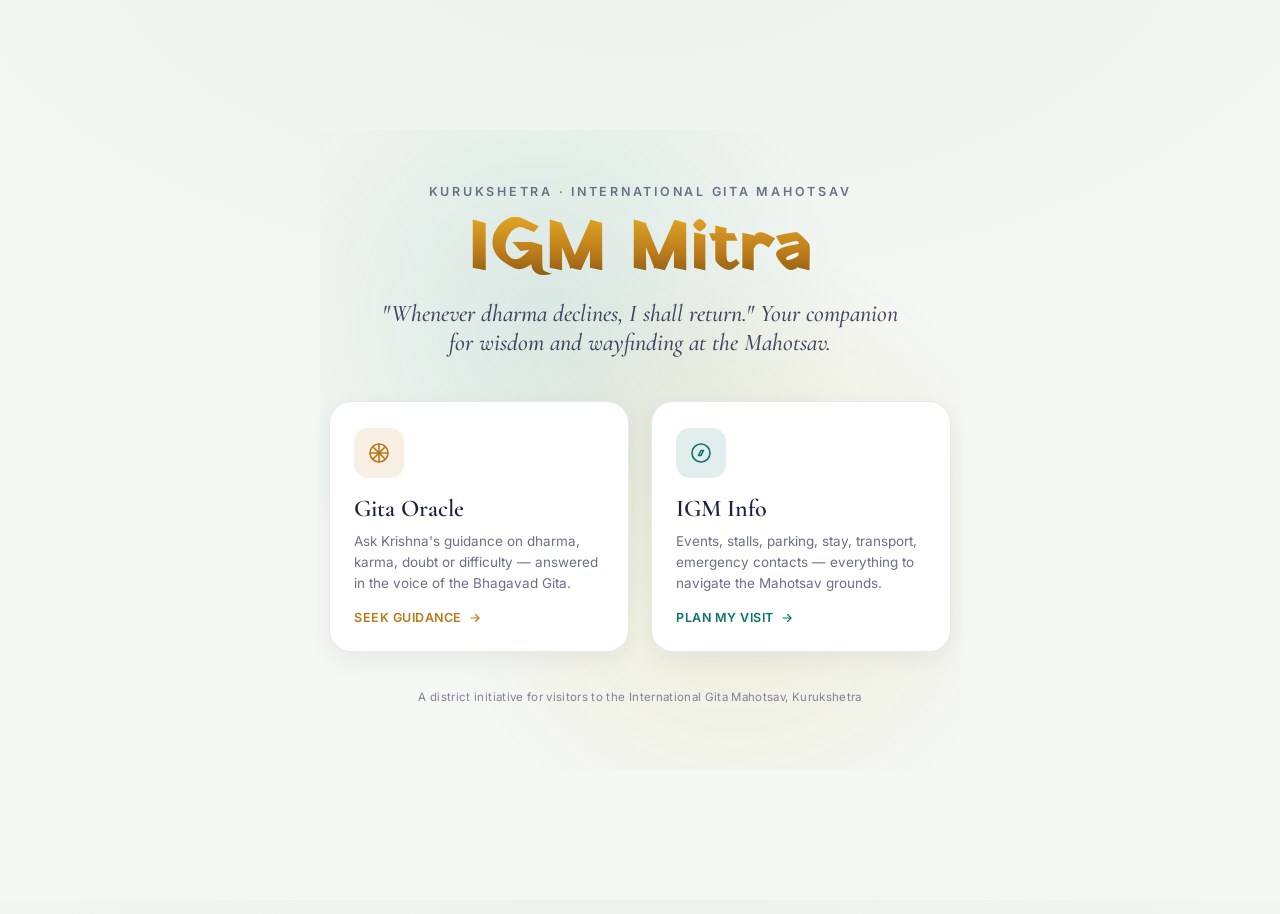
<file: IGM_Mitra_Chat_Page.html>
<!DOCTYPE html>
<html lang="en">
<head>
<meta charset="UTF-8">
<meta name="viewport" content="width=device-width, initial-scale=1.0">
<title>IGM Mitra — International Gita Mahotsav Assistant</title>
<link rel="preconnect" href="https://fonts.googleapis.com">
<link rel="preconnect" href="https://fonts.gstatic.com" crossorigin>
<link href="https://fonts.googleapis.com/css2?family=Cormorant+Garamond:ital,wght@0,400;0,500;0,600;1,500&family=Yatra+One&family=Inter:wght@400;500;600;700&display=swap" rel="stylesheet">
<style>
  :root{
    /* Light theme — peacock teal, marigold gold & Krishna-indigo ink on soft temple-marble white */
    --bg:#F4F7F3;
    --bg-glow:#EAF2EC;
    --surface:#FFFFFF;
    --surface-alt:#EFF4EE;
    --ink:#1C2340;
    --muted:#6B7185;
    --gold:#B9791A;
    --gold-soft: rgba(185,121,26,0.12);
    --teal:#0E7368;
    --teal-soft: rgba(14,115,104,0.12);
    --vermillion:#B23A22;
    --vermillion-soft: rgba(178,58,34,0.10);
    --line: rgba(28,35,64,0.10);
    --accent: var(--gold);
    --accent-soft: var(--gold-soft);
    --shadow: 0 16px 40px rgba(28,35,64,0.12);
    --radius-lg: 22px;
    --radius-md: 14px;
    --radius-sm: 9px;
  }
  [data-mode="info"]{
    --accent: var(--teal);
    --accent-soft: var(--teal-soft);
  }
  *{ box-sizing:border-box; }
  html,body{ height:100%; }
  body{
    margin:0;
    font-family:'Inter', system-ui, sans-serif;
    background: radial-gradient(120% 90% at 50% -10%, var(--bg-glow) 0%, var(--bg) 55%);
    color: var(--ink);
    overflow:hidden;
  }
  .app{
    position:relative;
    height:100vh;
    width:100%;
  }

  /* ---------- shared: chakra svg ---------- */
  .chakra{ display:block; }
  .chakra .rim{ fill:none; stroke:var(--accent); stroke-width:2.4; opacity:0.85; }
  .chakra .hub{ fill:var(--accent); opacity:0.85; }
  .chakra .spoke{ stroke:var(--accent); stroke-width:2; opacity:0.5; }
  .spin{ animation: spin 26s linear infinite; transform-origin:center; }
  .spin-fast{ animation-duration:2.4s; }
  @keyframes spin{ to{ transform:rotate(360deg); } }
  @media (prefers-reduced-motion: reduce){
    .spin{ animation:none; }
  }

  /* ================= LANDING ================= */
  .landing{
    position:absolute; inset:0;
    display:flex; flex-direction:column; align-items:center; justify-content:center;
    padding: 32px 20px;
    text-align:center;
    transition: opacity .5s ease, transform .5s ease;
  }
  .landing.hide{ opacity:0; transform: scale(.97); pointer-events:none; }

  .landing-glow{
    position:absolute; top:50%; left:50%;
    width:640px; height:640px;
    transform:translate(-50%,-50%);
    z-index:0;
    opacity:0.7;
    pointer-events:none;
  }

  .eyebrow{
    position:relative; z-index:1;
    font-size:12.5px; letter-spacing:.22em; text-transform:uppercase;
    color: var(--muted);
    margin-bottom:18px;
    font-weight:600;
  }
  .eyebrow span{ color:var(--gold); }

  .wordmark{
    position:relative; z-index:1;
    font-family:'Yatra One', cursive;
    font-size: clamp(42px, 8vw, 68px);
    line-height:1;
    margin:0 0 14px;
    letter-spacing:.01em;
    background: linear-gradient(180deg, #E0A526 0%, var(--gold) 55%, #7A5210 100%);
    -webkit-background-clip:text;
    background-clip:text;
    color:transparent;
  }

  .tagline{
    position:relative; z-index:1;
    font-family:'Cormorant Garamond', serif;
    font-style:italic;
    font-size: clamp(18px, 2.4vw, 24px);
    color:var(--ink);
    opacity:.82;
    max-width:520px;
    margin:0 0 44px;
    font-weight:500;
  }

  .mode-grid{
    position:relative; z-index:1;
    display:flex; gap:22px; flex-wrap:wrap; justify-content:center;
    max-width:720px;
  }
  .mode-card{
    width:300px;
    text-align:left;
    background: var(--surface);
    border:1px solid var(--line);
    border-radius: var(--radius-lg);
    padding:26px 24px;
    cursor:pointer;
    position:relative;
    overflow:hidden;
    box-shadow: 0 8px 24px rgba(28,35,64,0.06);
    transition: transform .25s ease, border-color .25s ease, box-shadow .25s ease;
  }
  .mode-card:hover, .mode-card:focus-visible{
    transform: translateY(-4px);
    box-shadow: var(--shadow);
    outline:none;
  }
  .mode-card:nth-child(1):hover{ border-color: var(--gold); }
  .mode-card:nth-child(2):hover{ border-color: var(--teal); }

  .mode-card .icon-wrap{
    width:50px; height:50px;
    border-radius:14px;
    display:flex; align-items:center; justify-content:center;
    margin-bottom:16px;
  }
  .mode-card.oracle .icon-wrap{ background: var(--gold-soft); }
  .mode-card.info .icon-wrap{ background: var(--teal-soft); }
  .mode-card.oracle .icon-wrap svg{ stroke:var(--gold); }
  .mode-card.info .icon-wrap svg{ stroke:var(--teal); }

  .mode-card h2{
    font-family:'Cormorant Garamond', serif;
    font-size:24px;
    margin:0 0 8px;
    font-weight:600;
    color: var(--ink);
  }
  .mode-card p{
    font-size:13.5px;
    line-height:1.55;
    color: var(--muted);
    margin:0 0 16px;
  }
  .mode-card .cta{
    font-size:12.5px;
    font-weight:600;
    letter-spacing:.04em;
    text-transform:uppercase;
    display:flex; align-items:center; gap:6px;
  }
  .mode-card.oracle .cta{ color:var(--gold); }
  .mode-card.info .cta{ color:var(--teal); }
  .mode-card .cta svg{ transition: transform .2s ease; }
  .mode-card:hover .cta svg{ transform: translateX(4px); }

  .footnote{
    position:relative; z-index:1;
    margin-top:38px;
    font-size:11.5px;
    color: var(--muted);
    opacity:.85;
    letter-spacing:.03em;
  }

  /* ================= CHAT VIEW ================= */
  .chat{
    position:absolute; inset:0;
    display:flex; flex-direction:column;
    opacity:0; pointer-events:none;
    transform: translateY(14px);
    transition: opacity .45s ease, transform .45s ease;
  }
  .chat.show{ opacity:1; pointer-events:auto; transform:none; }

  .chat-header{
    display:flex; align-items:center; gap:12px;
    padding: 16px 20px;
    border-bottom:1px solid var(--line);
    background: rgba(255,255,255,0.85);
    backdrop-filter: blur(6px);
    flex-shrink:0;
  }
  .back-btn{
    width:36px; height:36px; border-radius:10px;
    display:flex; align-items:center; justify-content:center;
    background: var(--surface-alt);
    border:1px solid var(--line);
    color:var(--ink);
    cursor:pointer;
    flex-shrink:0;
    transition: background .2s ease;
  }
  .back-btn:hover{ background: var(--accent-soft); }
  .chat-header .chakra{ flex-shrink:0; }
  .header-text{ min-width:0; }
  .header-text h1{
    font-family:'Cormorant Garamond', serif;
    font-size:19px; margin:0; font-weight:600;
    color: var(--ink);
  }
  .header-text p{
    font-size:11.5px; color:var(--muted); margin:2px 0 0;
  }

  .chat-scroll{
    flex:1;
    overflow-y:auto;
    padding: 22px 20px 10px;
    display:flex; flex-direction:column; gap:14px;
    scroll-behavior:smooth;
  }
  .chat-scroll::-webkit-scrollbar{ width:6px; }
  .chat-scroll::-webkit-scrollbar-thumb{ background: var(--surface-alt); border-radius:6px; }

  .bubble-row{ display:flex; max-width:100%; }
  .bubble-row.user{ justify-content:flex-end; }
  .bubble{
    max-width:min(78%, 520px);
    padding:12px 16px;
    border-radius: var(--radius-md);
    font-size:14.5px;
    line-height:1.6;
    white-space:pre-wrap;
  }
  .bubble-row.bot .bubble{
    background: var(--surface);
    border:1px solid var(--line);
    box-shadow: 0 2px 10px rgba(28,35,64,0.05);
    border-top-left-radius:4px;
    color: var(--ink);
  }
  .bubble-row.user .bubble{
    background: var(--accent);
    color: #FFFFFF;
    font-weight:500;
    border-top-right-radius:4px;
  }
  .bubble-row.system .bubble{
    background:transparent;
    border:1px dashed var(--line);
    color:var(--muted);
    font-size:12.5px;
    margin:0 auto;
  }

  .thinking{ display:flex; align-items:center; gap:10px; }
  .thinking span{ font-size:13px; color:var(--muted); }

  /* --- composer --- */
  .composer{
    flex-shrink:0;
    border-top:1px solid var(--line);
    background: rgba(255,255,255,0.92);
    backdrop-filter: blur(6px);
    padding: 12px 16px 16px;
  }
  .chip-rail{
    display:flex; gap:8px;
    overflow-x:auto;
    padding-bottom:10px;
    scrollbar-width:none;
  }
  .chip-rail::-webkit-scrollbar{ display:none; }
  .chip{
    flex-shrink:0;
    font-size:12.5px;
    padding:8px 14px;
    border-radius:999px;
    background: var(--surface-alt);
    border:1px solid var(--line);
    color: var(--ink);
    cursor:pointer;
    white-space:nowrap;
    transition: background .2s ease, border-color .2s ease;
  }
  .chip:hover{ border-color: var(--accent); background: var(--accent-soft); }
  .chip.emergency{ border-color: rgba(178,58,34,0.35); color: var(--vermillion); background: var(--vermillion-soft); }
  .chip.emergency:hover{ background: rgba(178,58,34,0.16); border-color: var(--vermillion); }

  .input-wrap{ position:relative; }
  .autocomplete-list{
    position:absolute;
    bottom: calc(100% + 8px);
    left:0; right:0;
    background: var(--surface);
    border:1px solid var(--line);
    border-radius: var(--radius-md);
    overflow:hidden;
    box-shadow: var(--shadow);
    display:none;
    z-index:5;
  }
  .autocomplete-list.show{ display:block; }
  .ac-item{
    padding:10px 16px;
    font-size:13.5px;
    cursor:pointer;
    border-bottom:1px solid var(--line);
    display:flex; align-items:center; gap:8px;
    color: var(--ink);
  }
  .ac-item:last-child{ border-bottom:none; }
  .ac-item:hover, .ac-item.active{ background: var(--accent-soft); }
  .ac-item svg{ flex-shrink:0; opacity:.5; }
  .ac-item mark{ background:none; color:var(--accent); font-weight:600; }

  .did-you-mean{
    font-size:12px;
    color: var(--muted);
    padding: 0 4px 8px;
    display:none;
  }
  .did-you-mean.show{ display:block; }
  .did-you-mean b{ color:var(--accent); cursor:pointer; font-weight:600; }

  .composer-row{
    display:flex; align-items:center; gap:10px;
  }
  .composer-row input[type="text"]{
    flex:1;
    background: var(--surface-alt);
    border:1px solid var(--line);
    border-radius: 999px;
    padding: 13px 18px;
    color: var(--ink);
    font-size:14.5px;
    font-family:inherit;
    outline:none;
    transition: border-color .2s ease;
  }
  .composer-row input[type="text"]:focus{ border-color: var(--accent); }
  .composer-row input::placeholder{ color: var(--muted); }

  .send-btn{
    width:46px; height:46px; border-radius:50%;
    background: var(--accent);
    border:none;
    display:flex; align-items:center; justify-content:center;
    cursor:pointer;
    flex-shrink:0;
    color:#FFFFFF;
    transition: transform .15s ease, opacity .15s ease;
  }
  .send-btn:hover{ transform: scale(1.06); }
  .send-btn:disabled{ opacity:.4; cursor:not-allowed; transform:none; }

  @media (max-width:560px){
    .mode-card{ width:100%; max-width:340px; }
    .bubble{ max-width:86%; }
  }
</style>
</head>
<body data-mode="landing">
<div class="app">

  <!-- ============ LANDING ============ -->
  <section class="landing" id="landing">
    <svg class="landing-glow" viewBox="0 0 200 200" aria-hidden="true">
      <circle cx="70" cy="60" r="95" fill="url(#glowGradTeal)"/>
      <circle cx="130" cy="130" r="95" fill="url(#glowGrad)"/>
      <defs>
        <radialGradient id="glowGrad" cx="50%" cy="50%" r="50%">
          <stop offset="0%" stop-color="#C9A227" stop-opacity="0.20"/>
          <stop offset="100%" stop-color="#C9A227" stop-opacity="0"/>
        </radialGradient>
        <radialGradient id="glowGradTeal" cx="50%" cy="50%" r="50%">
          <stop offset="0%" stop-color="#0E7368" stop-opacity="0.16"/>
          <stop offset="100%" stop-color="#0E7368" stop-opacity="0"/>
        </radialGradient>
      </defs>
    </svg>

    <div class="eyebrow">Kurukshetra <span>·</span> International Gita Mahotsav</div>
    <h1 class="wordmark">IGM Mitra</h1>
    <p class="tagline">"Whenever dharma declines, I shall return." Your companion for wisdom and wayfinding at the Mahotsav.</p>

    <div class="mode-grid">
      <div class="mode-card oracle" tabindex="0" role="button" id="card-oracle" aria-label="Open Gita Oracle chat">
        <div class="icon-wrap">
          <svg width="24" height="24" viewBox="0 0 24 24" fill="none" stroke-width="1.6" stroke-linecap="round" stroke-linejoin="round"><circle cx="12" cy="12" r="9"/><path d="M12 3v18M3 12h18M6.5 6.5l11 11M17.5 6.5l-11 11"/></svg>
        </div>
        <h2>Gita Oracle</h2>
        <p>Ask Krishna's guidance on dharma, karma, doubt or difficulty — answered in the voice of the Bhagavad Gita.</p>
        <div class="cta">Seek guidance <svg width="14" height="14" viewBox="0 0 24 24" fill="none" stroke="currentColor" stroke-width="2" stroke-linecap="round"><path d="M5 12h14M13 6l6 6-6 6"/></svg></div>
      </div>

      <div class="mode-card info" tabindex="0" role="button" id="card-info" aria-label="Open IGM Info chat">
        <div class="icon-wrap">
          <svg width="24" height="24" viewBox="0 0 24 24" fill="none" stroke-width="1.6" stroke-linecap="round" stroke-linejoin="round"><circle cx="12" cy="12" r="9"/><polygon points="14.5,9.5 12,14.5 9.5,14.5 12,9.5"/></svg>
        </div>
        <h2>IGM Info</h2>
        <p>Events, stalls, parking, stay, transport, emergency contacts — everything to navigate the Mahotsav grounds.</p>
        <div class="cta">Plan my visit <svg width="14" height="14" viewBox="0 0 24 24" fill="none" stroke="currentColor" stroke-width="2" stroke-linecap="round"><path d="M5 12h14M13 6l6 6-6 6"/></svg></div>
      </div>
    </div>

    <p class="footnote">A district initiative for visitors to the International Gita Mahotsav, Kurukshetra</p>
  </section>

  <!-- ============ CHAT VIEW ============ -->
  <section class="chat" id="chat">
    <header class="chat-header">
      <button class="back-btn" id="back-btn" aria-label="Back to home">
        <svg width="17" height="17" viewBox="0 0 24 24" fill="none" stroke="currentColor" stroke-width="2.2" stroke-linecap="round" stroke-linejoin="round"><path d="M19 12H5M12 19l-7-7 7-7"/></svg>
      </button>
      <svg class="chakra spin" id="header-chakra" width="34" height="34" viewBox="0 0 100 100">
        <circle class="rim" cx="50" cy="50" r="40"/>
        <circle class="hub" cx="50" cy="50" r="5"/>
        <g id="header-spokes"></g>
      </svg>
      <div class="header-text">
        <h1 id="chat-title">Gita Oracle</h1>
        <p id="chat-subtitle">Wisdom from the Bhagavad Gita</p>
      </div>
    </header>

    <div class="chat-scroll" id="chat-scroll"></div>

    <div class="composer">
      <div class="chip-rail" id="chip-rail"></div>
      <div class="did-you-mean" id="dym"></div>
      <div class="input-wrap">
        <div class="autocomplete-list" id="ac-list"></div>
        <div class="composer-row">
          <input type="text" id="chat-input" placeholder="Type your question…" autocomplete="off" spellcheck="true" />
          <button class="send-btn" id="send-btn" aria-label="Send message">
            <svg width="18" height="18" viewBox="0 0 24 24" fill="none" stroke="currentColor" stroke-width="2" stroke-linecap="round" stroke-linejoin="round"><path d="M22 2 11 13M22 2l-7 20-4-9-9-4 20-7z"/></svg>
          </button>
        </div>
      </div>
    </div>
  </section>

</div>

<script>
/* =========================================================================
   CONFIG — point this at your n8n Chat Trigger's production webhook URL
   (see IGM_Mitra_Chat_Workflow.json). Payload sent: { chatInput, mode, sessionId }
   ========================================================================= */
const WEBHOOK_URL = "https://YOUR-N8N-DOMAIN/webhook/igm-mitra-chat-webhook";
const DEMO_MODE = true; // set to false once WEBHOOK_URL is live — demo mode fakes replies locally

/* ---------------- sample question sets ---------------- */
const SAMPLE_QUESTIONS = {
  oracle: [
    "I'm feeling anxious about my future",
    "What does Krishna say about karma?",
    "Guidance for facing failure",
    "How do I let go of attachment to results?",
    "Why do good people suffer?",
    "How can I find inner peace?"
  ],
  info: [
    "What's happening today?",
    "Where can I park my vehicle?",
    "Nearest ambulance point",
    "Where can I find food stalls?",
    "How do I reach Kurukshetra from Delhi?",
    "Dharamshala near Brahma Sarovar",
    "Emergency contact numbers",
    "Wheelchair facility available?",
    "Rangoli competition details",
    "Lost and found centre"
  ]
};

const EMERGENCY_TERMS = ["ambulance","emergency","fire","lost","police","medical"];

/* vocabulary used for autocomplete + autocorrect (info mode) */
const VOCAB = [
  "parking","drinking water","lost and found","fire brigade","ambulance",
  "wheelchair","dharamshala","hotel","stalls","food stall","handicraft",
  "embroidery","furniture","emergency contact","facilities","itinerary",
  "transportation","auto rickshaw","train","bus","marathon","rangoli",
  "essay writing","quiz","gita quiz","state level function","events today",
  "brahma sarovar","jyotisar","toilet","cloak room","charging point"
];

/* ---------------- state ---------------- */
let currentMode = "oracle";
const sessionId = "web-" + Math.random().toString(36).slice(2, 10);

const body = document.body;
const landing = document.getElementById("landing");
const chat = document.getElementById("chat");
const chatScroll = document.getElementById("chat-scroll");
const chatTitle = document.getElementById("chat-title");
const chatSubtitle = document.getElementById("chat-subtitle");
const chipRail = document.getElementById("chip-rail");
const input = document.getElementById("chat-input");
const sendBtn = document.getElementById("send-btn");
const acList = document.getElementById("ac-list");
const dym = document.getElementById("dym");

/* ---------------- chakra spokes (18, for the 18 chapters of the Gita) --- */
function buildSpokes(containerId, r1, r2){
  const g = document.getElementById(containerId);
  let html = "";
  for(let i=0;i<18;i++){
    const a = (i * 20) * Math.PI/180;
    const x1 = 50 + r1*Math.cos(a), y1 = 50 + r1*Math.sin(a);
    const x2 = 50 + r2*Math.cos(a), y2 = 50 + r2*Math.sin(a);
    html += `<line class="spoke" x1="${x1.toFixed(2)}" y1="${y1.toFixed(2)}" x2="${x2.toFixed(2)}" y2="${y2.toFixed(2)}"/>`;
  }
  g.innerHTML = html;
}
buildSpokes("header-spokes", 8, 38);

/* ---------------- mode switching ---------------- */
function openMode(mode){
  currentMode = mode;
  body.setAttribute("data-mode", mode);
  chatTitle.textContent = mode === "oracle" ? "Gita Oracle" : "IGM Info";
  chatSubtitle.textContent = mode === "oracle"
    ? "Wisdom from the Bhagavad Gita"
    : "Events · Logistics · Stalls · Travel";
  input.placeholder = mode === "oracle"
    ? "Ask about dharma, karma, doubt…"
    : "Ask about parking, stalls, timings…";

  chatScroll.innerHTML = "";
  addSystemBubble(mode === "oracle"
    ? "You're speaking with the Gita Oracle. Share what's on your mind."
    : "Ask me anything about the Mahotsav — or tap a suggestion below.");
  addBotBubble(mode === "oracle"
    ? "🕉️ I am here, as I was for Arjuna on this very field of Kurukshetra. What troubles you?"
    : "👋 Namaste! I can help with events, parking, stalls, stay, transport and emergency info. What would you like to know?");

  renderChips(mode);
  landing.classList.add("hide");
  chat.classList.add("show");
  setTimeout(()=>input.focus(), 300);
}

function goHome(){
  chat.classList.remove("show");
  landing.classList.remove("hide");
  body.setAttribute("data-mode","landing");
  input.value = "";
  hideAutocomplete();
}

document.getElementById("card-oracle").addEventListener("click", ()=>openMode("oracle"));
document.getElementById("card-info").addEventListener("click", ()=>openMode("info"));
[["card-oracle","oracle"],["card-info","info"]].forEach(([id,mode])=>{
  document.getElementById(id).addEventListener("keydown", e=>{
    if(e.key === "Enter" || e.key === " "){ e.preventDefault(); openMode(mode); }
  });
});
document.getElementById("back-btn").addEventListener("click", goHome);

/* ---------------- chips (sample questions) ---------------- */
function renderChips(mode){
  chipRail.innerHTML = "";
  SAMPLE_QUESTIONS[mode].forEach(q=>{
    const chip = document.createElement("button");
    chip.className = "chip";
    if(EMERGENCY_TERMS.some(t=>q.toLowerCase().includes(t))) chip.classList.add("emergency");
    chip.textContent = q;
    chip.addEventListener("click", ()=>{ input.value = q; sendMessage(); });
    chipRail.appendChild(chip);
  });
}

/* ---------------- chat bubbles ---------------- */
function addUserBubble(text){
  const row = document.createElement("div");
  row.className = "bubble-row user";
  row.innerHTML = `<div class="bubble"></div>`;
  row.firstChild.textContent = text;
  chatScroll.appendChild(row);
  scrollDown();
}
function addBotBubble(text){
  const row = document.createElement("div");
  row.className = "bubble-row bot";
  row.innerHTML = `<div class="bubble"></div>`;
  row.firstChild.textContent = text;
  chatScroll.appendChild(row);
  scrollDown();
}
function addSystemBubble(text){
  const row = document.createElement("div");
  row.className = "bubble-row system";
  row.innerHTML = `<div class="bubble"></div>`;
  row.firstChild.textContent = text;
  chatScroll.appendChild(row);
  scrollDown();
}
function addThinkingBubble(){
  const row = document.createElement("div");
  row.className = "bubble-row bot";
  row.id = "thinking-row";
  row.innerHTML = `<div class="bubble thinking">
      <svg class="chakra spin spin-fast" width="18" height="18" viewBox="0 0 100 100">
        <circle class="rim" cx="50" cy="50" r="40"/><circle class="hub" cx="50" cy="50" r="5"/>
      </svg>
      <span>Consulting the archives…</span>
    </div>`;
  chatScroll.appendChild(row);
  scrollDown();
}
function removeThinkingBubble(){
  const row = document.getElementById("thinking-row");
  if(row) row.remove();
}
function scrollDown(){
  requestAnimationFrame(()=>{ chatScroll.scrollTop = chatScroll.scrollHeight; });
}

/* ---------------- send flow ---------------- */
async function sendMessage(){
  const text = input.value.trim();
  if(!text) return;
  hideAutocomplete();
  addUserBubble(text);
  input.value = "";
  sendBtn.disabled = true;
  addThinkingBubble();

  try{
    let reply;
    if(DEMO_MODE){
      reply = await fakeReply(text, currentMode);
    } else {
      const res = await fetch(WEBHOOK_URL, {
        method:"POST",
        headers:{ "Content-Type":"application/json" },
        body: JSON.stringify({ chatInput:text, mode: currentMode, sessionId })
      });
      const data = await res.json();
      reply = (Array.isArray(data) ? data[0] : data);
      reply = reply.output || reply.reply || reply.answer || "I didn't quite catch that — could you rephrase?";
    }
    removeThinkingBubble();
    addBotBubble(reply);
  }catch(err){
    removeThinkingBubble();
    addBotBubble("I couldn't reach IGM Mitra's servers just now. Please try again in a moment.");
  }finally{
    sendBtn.disabled = false;
  }
}
sendBtn.addEventListener("click", sendMessage);
input.addEventListener("keydown", e=>{
  if(e.key === "Enter" && !acList.classList.contains("show")){ sendMessage(); }
});

/* demo-mode canned replies so this page works standalone before the webhook is wired up */
function fakeReply(text, mode){
  return new Promise(resolve=>{
    setTimeout(()=>{
      const t = text.toLowerCase();
      if(mode === "oracle"){
        resolve("🕉️ As I told Arjuna: you have the right to your actions, never to the fruits thereof. Do your duty with a steady heart, and release your grip on the outcome — peace lives in that release, not in the result.");
      } else if(t.includes("park")){
        resolve("📍 Parking Zone A (cars) is near the Panorama & Science Centre, 0.8 km from the venue, ₹50/day. Zone B handles buses, Zone C is for two-wheelers.");
      } else if(t.includes("ambulance") || t.includes("emergency")){
        resolve("🚑 The nearest ambulance point is near Gate 1, Brahma Sarovar Main Ghat — call 108 for any real emergency, available 24x7.");
      } else if(t.includes("food") || t.includes("stall")){
        resolve("🍲 Food stalls are concentrated in Zone B, Food Court Row 1 — try the Rajasthani Raj Kachori Corner or Haryana Mithai Bhandar.");
      } else if(t.includes("reach") || t.includes("delhi") || t.includes("train") || t.includes("bus")){
        resolve("🚆 From Delhi: train to Kurukshetra Junction (~2.5-3 hrs) or Haryana Roadways bus from Kashmere Gate ISBT. Autos run from the station to Brahma Sarovar, 6 AM–11 PM.");
      } else if(t.includes("dharamshala") || t.includes("stay") || t.includes("hotel")){
        resolve("🛏️ Geeta Niketan Dharamshala is 0.5 km from Brahma Sarovar. For hotels, I can search live options for you — note these aren't officially recommended by the district.");
      } else if(t.includes("wheelchair")){
        resolve("♿ Free wheelchairs are available near Gate 1 and the Kesav Park entry — a valid ID deposit is required.");
      } else if(t.includes("rangoli") || t.includes("quiz") || t.includes("essay") || t.includes("marathon")){
        resolve("🎨 The Rangoli and Essay competitions run on Day 2 at the Craft Mela Ground / State Exhibition Hall — on-spot registration. The Gita Run marathon needs online pre-registration.");
      } else if(t.includes("lost")){
        resolve("🔎 The main Lost & Found Centre is near Gate 1, Brahma Sarovar — open 8 AM to 10 PM.");
      } else {
        resolve("This is a demo reply — connect WEBHOOK_URL to your live n8n workflow to pull real answers from the IGM data sheet.");
      }
    }, 700 + Math.random()*500);
  });
}

/* ---------------- autocomplete ---------------- */
function hideAutocomplete(){ acList.classList.remove("show"); acList.innerHTML=""; }

function renderAutocomplete(matches, query){
  if(!matches.length){ hideAutocomplete(); return; }
  acList.innerHTML = matches.slice(0,6).map(m=>{
    const idx = m.toLowerCase().indexOf(query.toLowerCase());
    let label = m;
    if(idx >= 0 && query){
      label = m.slice(0,idx) + "<mark>" + m.slice(idx, idx+query.length) + "</mark>" + m.slice(idx+query.length);
    }
    return `<div class="ac-item" data-value="${m.replace(/"/g,'&quot;')}">
      <svg width="13" height="13" viewBox="0 0 24 24" fill="none" stroke="currentColor" stroke-width="2" stroke-linecap="round"><circle cx="11" cy="11" r="7"/><path d="m21 21-4.3-4.3"/></svg>
      <span>${label}</span>
    </div>`;
  }).join("");
  acList.classList.add("show");
  acList.querySelectorAll(".ac-item").forEach(el=>{
    el.addEventListener("click", ()=>{
      input.value = el.dataset.value;
      hideAutocomplete();
      input.focus();
    });
  });
}

/* Levenshtein distance for autocorrect suggestions */
function levenshtein(a, b){
  const m = a.length, n = b.length;
  const dp = Array.from({length:m+1}, ()=>new Array(n+1).fill(0));
  for(let i=0;i<=m;i++) dp[i][0]=i;
  for(let j=0;j<=n;j++) dp[0][j]=j;
  for(let i=1;i<=m;i++){
    for(let j=1;j<=n;j++){
      dp[i][j] = a[i-1]===b[j-1]
        ? dp[i-1][j-1]
        : 1 + Math.min(dp[i-1][j-1], dp[i-1][j], dp[i][j-1]);
    }
  }
  return dp[m][n];
}

function checkAutocorrect(query){
  const words = query.toLowerCase().split(/\s+/).filter(Boolean);
  if(!words.length){ dym.classList.remove("show"); return; }
  const lastWord = words[words.length-1];
  if(lastWord.length < 3){ dym.classList.remove("show"); return; }

  let best = null, bestDist = Infinity;
  VOCAB.forEach(term=>{
    term.split(" ").forEach(tw=>{
      if(Math.abs(tw.length - lastWord.length) > 2) return;
      const d = levenshtein(lastWord, tw);
      if(d < bestDist){ bestDist = d; best = tw; }
    });
  });

  if(best && bestDist > 0 && bestDist <= 2 && best !== lastWord){
    dym.innerHTML = `Did you mean <b id="dym-suggestion">${best}</b>?`;
    dym.classList.add("show");
    document.getElementById("dym-suggestion").addEventListener("click", ()=>{
      words[words.length-1] = best;
      input.value = words.join(" ") + " ";
      dym.classList.remove("show");
      input.focus();
    });
  } else {
    dym.classList.remove("show");
  }
}

input.addEventListener("input", ()=>{
  const q = input.value.trim();
  if(!q){ hideAutocomplete(); dym.classList.remove("show"); return; }

  const pool = SAMPLE_QUESTIONS[currentMode].concat(currentMode==="info" ? VOCAB : []);
  const matches = pool.filter(p => p.toLowerCase().includes(q.toLowerCase()));
  renderAutocomplete(matches, q);

  if(currentMode === "info") checkAutocorrect(q);
});

/* keyboard navigation for autocomplete list */
let acActiveIndex = -1;
input.addEventListener("keydown", e=>{
  const items = Array.from(acList.querySelectorAll(".ac-item"));
  if(!acList.classList.contains("show") || !items.length) return;

  if(e.key === "ArrowDown"){
    e.preventDefault();
    acActiveIndex = Math.min(acActiveIndex+1, items.length-1);
    items.forEach((it,i)=>it.classList.toggle("active", i===acActiveIndex));
  } else if(e.key === "ArrowUp"){
    e.preventDefault();
    acActiveIndex = Math.max(acActiveIndex-1, 0);
    items.forEach((it,i)=>it.classList.toggle("active", i===acActiveIndex));
  } else if(e.key === "Enter" && acActiveIndex >= 0){
    e.preventDefault();
    input.value = items[acActiveIndex].dataset.value;
    hideAutocomplete();
    acActiveIndex = -1;
  } else if(e.key === "Escape"){
    hideAutocomplete();
  }
});
document.addEventListener("click", e=>{
  if(!e.target.closest(".input-wrap")) hideAutocomplete();
});
</script>
</body>
</html>
</file>
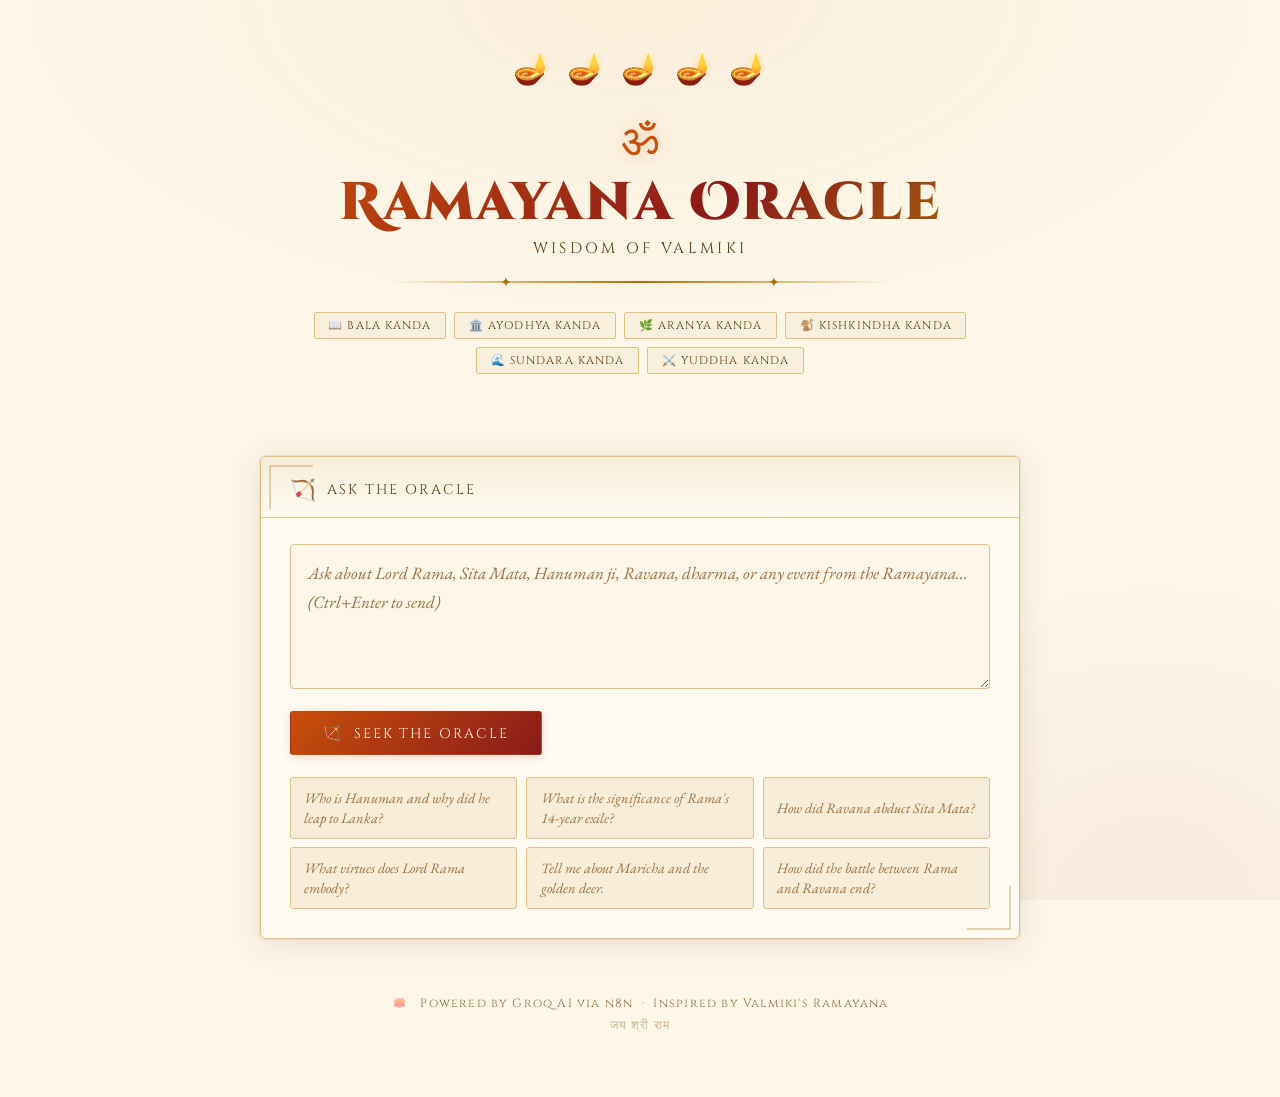
<file: ramayana-oracle.html>
<!DOCTYPE html>
<html lang="en">
<head>
  <meta charset="UTF-8" />
  <meta name="viewport" content="width=device-width, initial-scale=1.0" />
  <title>Ramayana Oracle — Ask Valmiki</title>
  <link href="https://fonts.googleapis.com/css2?family=Cinzel+Decorative:wght@400;700;900&family=Cinzel:wght@400;600&family=EB+Garamond:ital,wght@0,400;0,500;1,400&display=swap" rel="stylesheet" />
  <style>
    :root {
      --saffron:     #C8500A;
      --gold:        #A87008;
      --gold-light:  #D4900E;
      --crimson:     #8B1A1A;
      --bg:          #FDF6E9;
      --bg2:         #F7EDD8;
      --bg3:         #EFE0C0;
      --text:        #2A1800;
      --text-mid:    #5C3A10;
      --text-dim:    #9A7040;
      --border:      #C8A060;
      --border-light:#E0C080;
      --card-bg:     #FFFBF2;
      --shadow:      rgba(100,60,0,0.13);
    }

    *, *::before, *::after { box-sizing: border-box; margin: 0; padding: 0; }

    body {
      font-family: 'EB Garamond', Georgia, serif;
      background: var(--bg);
      color: var(--text);
      min-height: 100vh;
      overflow-x: hidden;
    }

    /* Subtle parchment texture overlay */
    body::before {
      content: '';
      position: fixed; inset: 0;
      background:
        radial-gradient(ellipse 70% 50% at 50% 0%, rgba(220,150,30,0.07) 0%, transparent 70%),
        radial-gradient(ellipse 50% 60% at 90% 100%, rgba(139,26,26,0.05) 0%, transparent 60%);
      pointer-events: none; z-index: 0;
    }

    /* Floating petals */
    .particles { position: fixed; inset: 0; pointer-events: none; z-index: 0; overflow: hidden; }
    .particle {
      position: absolute; border-radius: 50%;
      opacity: 0; animation: rise linear infinite;
    }
    @keyframes rise {
      0%   { transform: translateY(110vh) translateX(0); opacity: 0; }
      10%  { opacity: 0.5; }
      90%  { opacity: 0.2; }
      100% { transform: translateY(-10vh) translateX(30px); opacity: 0; }
    }

    .wrap {
      position: relative; z-index: 1;
      display: flex; flex-direction: column; align-items: center;
      min-height: 100vh; padding: 0 1rem 4rem;
    }

    /* ── HEADER ── */
    header {
      width: 100%; max-width: 820px;
      text-align: center; padding: 3rem 1rem 2rem;
    }

    .diyas { display: flex; justify-content: center; gap: 1rem; margin-bottom: 1.4rem; }
    .diya  { font-size: 1.9rem; animation: flicker 2.4s ease-in-out infinite; }
    .diya:nth-child(2) { animation-delay:.4s; }
    .diya:nth-child(3) { animation-delay:.8s; }
    .diya:nth-child(4) { animation-delay:1.2s; }
    .diya:nth-child(5) { animation-delay:1.6s; }
    @keyframes flicker {
      0%,100% { opacity:1; transform:scale(1); }
      50%      { opacity:.65; transform:scale(.93) rotate(-2deg); }
    }

    .om {
      font-size: 2.8rem; display: block; margin-bottom: .35rem;
      color: var(--saffron);
      text-shadow: 0 2px 16px rgba(200,80,10,0.25);
      animation: om-glow 4s ease-in-out infinite;
    }
    @keyframes om-glow {
      0%,100% { text-shadow: 0 2px 16px rgba(200,80,10,0.25); }
      50%      { text-shadow: 0 2px 30px rgba(200,80,10,0.55), 0 0 60px rgba(200,80,10,0.2); }
    }

    h1 {
      font-family: 'Cinzel Decorative', cursive;
      font-size: clamp(1.9rem, 5.5vw, 3.3rem);
      font-weight: 900; line-height: 1.1; letter-spacing: .04em;
      background: linear-gradient(135deg, var(--saffron) 0%, #8B1A1A 60%, var(--gold) 100%);
      -webkit-background-clip: text; -webkit-text-fill-color: transparent; background-clip: text;
      margin-bottom: .35rem;
    }

    .subtitle {
      font-family: 'Cinzel', serif; font-size: .95rem; letter-spacing: .22em;
      text-transform: uppercase; color: var(--text-mid); margin-bottom: 1.4rem;
    }

    .divider {
      width: 100%; max-width: 500px; height: 2px; margin: 0 auto;
      background: linear-gradient(90deg, transparent, var(--border-light) 20%, var(--gold) 50%, var(--border-light) 80%, transparent);
      position: relative;
    }
    .divider::before, .divider::after {
      content:'✦'; position:absolute; top:50%; transform:translateY(-50%);
      color:var(--gold); font-size:.85rem;
    }
    .divider::before{left:22%;} .divider::after{right:22%;}

    /* Kanda pills */
    .kandas { display:flex; flex-wrap:wrap; justify-content:center; gap:.5rem; margin:1.8rem 0 .5rem; }
    .kanda {
      font-family:'Cinzel',serif; font-size:.7rem; letter-spacing:.1em; text-transform:uppercase;
      padding:.32rem .85rem; border:1px solid var(--border-light); border-radius:2px;
      color:var(--text-mid); background:rgba(200,160,96,0.08); cursor:pointer; transition:all .2s;
    }
    .kanda:hover { border-color:var(--saffron); color:var(--saffron); background:rgba(200,80,10,.07); }

    /* ── MAIN CARD ── */
    .card {
      width:100%; max-width:760px; margin-top:2.6rem;
      background:var(--card-bg);
      border:1px solid var(--border-light); border-radius:6px;
      box-shadow:
        0 0 0 1px rgba(200,160,96,0.18),
        0 4px 32px var(--shadow),
        inset 0 1px 0 rgba(255,255,255,0.8);
      position:relative; overflow:hidden;
    }

    /* Corner flourishes */
    .card::before,.card::after {
      content:''; position:absolute;
      width:44px; height:44px;
      border-color:var(--border); border-style:solid; opacity:.45;
    }
    .card::before{top:8px;left:8px;border-width:2px 0 0 2px;}
    .card::after{bottom:8px;right:8px;border-width:0 2px 2px 0;}

    .card-head {
      padding:1.2rem 1.8rem .9rem;
      background:linear-gradient(to bottom, var(--bg2), var(--card-bg));
      border-bottom:1px solid var(--border-light);
      display:flex; align-items:center; gap:.7rem;
    }
    .card-head-icon{font-size:1.3rem;}
    .card-head-title{font-family:'Cinzel',serif;font-size:.88rem;letter-spacing:.14em;text-transform:uppercase;color:var(--text-mid);}

    .card-body{padding:1.6rem 1.8rem 1.8rem;}

    textarea {
      width:100%; min-height:100px;
      background:var(--bg); border:1px solid var(--border-light); border-radius:4px;
      color:var(--text); font-family:'EB Garamond',serif; font-size:1.08rem;
      line-height:1.65; padding:.9rem 1.1rem; resize:vertical; outline:none;
      transition:border-color .25s,box-shadow .25s;
    }
    textarea::placeholder{color:var(--text-dim);font-style:italic;}
    textarea:focus{border-color:var(--gold);box-shadow:0 0 0 3px rgba(168,112,8,.1);}

    .ask-row{display:flex;align-items:center;gap:1rem;margin-top:1.1rem;flex-wrap:wrap;}

    .btn-ask {
      font-family:'Cinzel',serif; font-size:.88rem; letter-spacing:.13em; text-transform:uppercase;
      padding:.7rem 2rem;
      background:linear-gradient(135deg, var(--saffron) 0%, var(--crimson) 100%);
      color:#FFF8F0; border:1px solid rgba(200,80,10,.3); border-radius:3px;
      cursor:pointer; transition:all .25s;
      box-shadow:0 2px 10px rgba(200,80,10,.2);
    }
    .btn-ask:hover{box-shadow:0 4px 20px rgba(200,80,10,.35);transform:translateY(-1px);}
    .btn-ask:active{transform:translateY(0);}
    .btn-ask:disabled{opacity:.5;cursor:not-allowed;transform:none;}

    .loader{display:none;align-items:center;gap:.5rem;color:var(--text-dim);font-style:italic;}
    .loader.on{display:flex;}
    .dots span{
      display:inline-block;width:6px;height:6px;border-radius:50%;
      background:var(--gold);animation:bounce 1.2s ease-in-out infinite;
    }
    .dots span:nth-child(2){animation-delay:.2s;} .dots span:nth-child(3){animation-delay:.4s;}
    @keyframes bounce{0%,80%,100%{transform:scale(.6);opacity:.4;}40%{transform:scale(1);opacity:1;}}

    /* Suggestions */
    .suggestions{display:grid;grid-template-columns:repeat(auto-fill,minmax(210px,1fr));gap:.55rem;margin-top:1.4rem;}
    .sug {
      text-align:left; background:var(--bg2); border:1px solid var(--border-light);
      border-radius:3px; padding:.6rem .85rem; color:var(--text-dim);
      font-family:'EB Garamond',serif;font-size:.9rem;font-style:italic;
      cursor:pointer; transition:all .2s; line-height:1.4;
    }
    .sug:hover{border-color:var(--saffron);color:var(--saffron);background:rgba(200,80,10,.05);}

    .error {
      margin-top:1rem; padding:.9rem 1.1rem;
      background:#FFF0EE; border:1px solid rgba(180,60,60,.3); border-radius:3px;
      color:#8B2020; font-size:.92rem; line-height:1.5; display:none;
    }
    .error.on{display:block;}

    /* ── DIALOG ── */
    .overlay {
      position:fixed; inset:0;
      background:rgba(40,20,0,.55); backdrop-filter:blur(5px);
      z-index:100; display:flex; align-items:center; justify-content:center; padding:1rem;
      opacity:0; pointer-events:none; transition:opacity .3s;
    }
    .overlay.open{opacity:1;pointer-events:all;}

    .dialog {
      position:relative; width:100%; max-width:680px; max-height:88vh;
      background:linear-gradient(165deg, #FFFCF4 0%, #FFF6E0 100%);
      border:1px solid var(--border); border-radius:6px;
      box-shadow:
        0 0 0 1px rgba(200,160,80,.25),
        0 0 60px rgba(120,70,0,.15),
        0 24px 70px rgba(0,0,0,.25);
      display:flex; flex-direction:column; overflow:hidden;
      transform:translateY(24px) scale(.97);
      transition:transform .35s cubic-bezier(.22,1,.36,1);
    }
    .overlay.open .dialog{transform:translateY(0) scale(1);}

    /* Ornate corners */
    .dialog::before,.dialog::after,.c-br,.c-bl{
      position:absolute; width:50px; height:50px;
      border-color:var(--gold); border-style:solid; opacity:.5; pointer-events:none;
    }
    .dialog::before{content:'';top:7px;left:7px;border-width:2px 0 0 2px;}
    .dialog::after{content:'';top:7px;right:7px;border-width:2px 2px 0 0;}
    .c-br{bottom:7px;right:7px;border-width:0 2px 2px 0;}
    .c-bl{bottom:7px;left:7px;border-width:0 0 2px 2px;}

    .dlg-head {
      padding:1.3rem 1.8rem 1rem;
      background:linear-gradient(to bottom, var(--bg2), #FFFCF4);
      border-bottom:1px solid var(--border-light);
      display:flex; align-items:flex-start; gap:.9rem; flex-shrink:0;
    }
    .dlg-avatar {
      width:46px; height:46px; border-radius:50%; flex-shrink:0;
      background:linear-gradient(135deg, var(--saffron), var(--crimson));
      display:flex; align-items:center; justify-content:center;
      font-size:1.4rem; box-shadow:0 2px 14px rgba(200,80,10,.3);
    }
    .dlg-meta{flex:1;}
    .dlg-speaker{font-family:'Cinzel',serif;font-size:.75rem;letter-spacing:.16em;text-transform:uppercase;color:var(--saffron);margin-bottom:.2rem;}
    .dlg-q{font-style:italic;color:var(--text-mid);font-size:.92rem;line-height:1.4;}

    .dlg-close{
      background:none;border:none;color:var(--text-dim);
      font-size:1.3rem;cursor:pointer;padding:.1rem .3rem;
      transition:color .2s;flex-shrink:0;align-self:flex-start;
    }
    .dlg-close:hover{color:var(--crimson);}

    .dlg-body{overflow-y:auto;padding:1.8rem;flex:1;scrollbar-width:thin;scrollbar-color:var(--border-light) transparent;}

    .verse-label{
      font-family:'Cinzel',serif;font-size:.68rem;letter-spacing:.2em;
      text-transform:uppercase;color:var(--gold);margin-bottom:1.1rem;
      display:flex;align-items:center;gap:.5rem;
    }
    .verse-label::after{content:'';flex:1;height:1px;background:linear-gradient(90deg,var(--border-light),transparent);}

    .dlg-text{font-size:1.1rem;line-height:1.85;color:var(--text);}
    .dlg-text p{margin-bottom:1em;} .dlg-text p:last-child{margin-bottom:0;}
    .dlg-text strong{color:var(--crimson);font-weight:600;}
    .dlg-text em{color:var(--text-mid);}

    .dlg-foot{
      padding:.9rem 1.8rem 1.1rem;
      background:linear-gradient(to top, var(--bg2), #FFFCF4);
      border-top:1px solid var(--border-light);
      display:flex;align-items:center;justify-content:space-between;flex-shrink:0;
    }
    .dlg-badge{font-size:.73rem;color:var(--text-dim);font-family:'Cinzel',serif;letter-spacing:.1em;}
    .btn-again{
      font-family:'Cinzel',serif;font-size:.76rem;letter-spacing:.12em;text-transform:uppercase;
      padding:.45rem 1.3rem;background:none;border:1px solid var(--border);
      border-radius:2px;color:var(--text-mid);cursor:pointer;transition:all .2s;
    }
    .btn-again:hover{border-color:var(--saffron);color:var(--saffron);}

    footer{
      margin-top:3.5rem;text-align:center;
      font-family:'Cinzel',serif;font-size:.75rem;color:var(--text-dim);letter-spacing:.1em;
    }

    @media(max-width:580px){
      .card-body,.dlg-body,.dlg-head,.dlg-foot{padding:1.1rem;}
      .card-head{padding:.9rem 1.1rem .7rem;}
    }
  </style>
</head>
<body>

<div class="particles" id="particles"></div>

<div class="wrap">
  <header>
    <div class="diyas">
      <span class="diya">🪔</span><span class="diya">🪔</span><span class="diya">🪔</span>
      <span class="diya">🪔</span><span class="diya">🪔</span>
    </div>
    <span class="om">ॐ</span>
    <h1>Ramayana Oracle</h1>
    <p class="subtitle">Wisdom of Valmiki</p>
    <div class="divider"></div>

    <div class="kandas">
      <span class="kanda" onclick="addKanda('Bala Kanda')">📖 Bala Kanda</span>
      <span class="kanda" onclick="addKanda('Ayodhya Kanda')">🏛️ Ayodhya Kanda</span>
      <span class="kanda" onclick="addKanda('Aranya Kanda')">🌿 Aranya Kanda</span>
      <span class="kanda" onclick="addKanda('Kishkindha Kanda')">🐒 Kishkindha Kanda</span>
      <span class="kanda" onclick="addKanda('Sundara Kanda')">🌊 Sundara Kanda</span>
      <span class="kanda" onclick="addKanda('Yuddha Kanda')">⚔️ Yuddha Kanda</span>
    </div>
  </header>

  <div class="card">
    <div class="card-head">
      <span class="card-head-icon">🏹</span>
      <span class="card-head-title">Ask the Oracle</span>
    </div>
    <div class="card-body">

      <textarea id="question"
        placeholder="Ask about Lord Rama, Sita Mata, Hanuman ji, Ravana, dharma, or any event from the Ramayana… (Ctrl+Enter to send)"
        rows="4"
      ></textarea>

      <div class="ask-row">
        <button class="btn-ask" id="askBtn" onclick="ask()">🏹 &nbsp;Seek the Oracle</button>
        <div class="loader" id="loader">
          <div class="dots"><span></span><span></span><span></span></div>
          <span>Consulting the sage…</span>
        </div>
      </div>

      <div class="error" id="err"></div>

      <div class="suggestions">
        <button class="sug" onclick="fill('Who is Hanuman and why did he leap to Lanka?')">Who is Hanuman and why did he leap to Lanka?</button>
        <button class="sug" onclick="fill('What is the significance of Rama\'s 14-year exile?')">What is the significance of Rama's 14-year exile?</button>
        <button class="sug" onclick="fill('How did Ravana abduct Sita Mata?')">How did Ravana abduct Sita Mata?</button>
        <button class="sug" onclick="fill('What virtues does Lord Rama embody?')">What virtues does Lord Rama embody?</button>
        <button class="sug" onclick="fill('Tell me about Maricha and the golden deer.')">Tell me about Maricha and the golden deer.</button>
        <button class="sug" onclick="fill('How did the battle between Rama and Ravana end?')">How did the battle between Rama and Ravana end?</button>
      </div>
    </div>
  </div>

  <footer>
    <p>🪷 &nbsp; Powered by Groq AI via n8n &nbsp;·&nbsp; Inspired by Valmiki's Ramayana</p>
    <p style="margin-top:.4rem;opacity:.5;">जय श्री राम</p>
  </footer>
</div>

<!-- DIALOG -->
<div class="overlay" id="overlay" onclick="overlayClick(event)">
  <div class="dialog" id="dialog">
    <div class="c-br"></div><div class="c-bl"></div>
    <div class="dlg-head">
      <div class="dlg-avatar">🔱</div>
      <div class="dlg-meta">
        <div class="dlg-speaker">Oracle of Valmiki</div>
        <div class="dlg-q" id="dlgQ"></div>
      </div>
      <button class="dlg-close" onclick="closeDialog()">✕</button>
    </div>
    <div class="dlg-body">
      <div class="verse-label">📜 &nbsp; The Oracle Speaks</div>
      <div class="dlg-text" id="dlgText"></div>
    </div>
    <div class="dlg-foot">
      <span class="dlg-badge">🪷 &nbsp; Ramayana Oracle &nbsp;·&nbsp; ॐ</span>
      <button class="btn-again" onclick="closeDialog()">Ask Another ✦</button>
    </div>
  </div>
</div>

<script>
  // ── YOUR N8N WEBHOOK URL — already set, nothing else to change ──
  const WEBHOOK_URL = "https://bhartiamit0703june23.app.n8n.cloud/webhook/ramayana-oracle";

  /* Particles */
  const pf = document.getElementById('particles');
  for (let i = 0; i < 22; i++) {
    const p = document.createElement('div');
    p.className = 'particle';
    p.style.left = Math.random() * 100 + '%';
    const sz = (3 + Math.random() * 4) + 'px';
    p.style.width = p.style.height = sz;
    p.style.animationDuration = (10 + Math.random() * 14) + 's';
    p.style.animationDelay = (Math.random() * 10) + 's';
    p.style.background = ['#D4900E','#C8500A','#A87008','#8B1A1A'][Math.floor(Math.random()*4)];
    pf.appendChild(p);
  }

  function fill(t) { document.getElementById('question').value = t; }

  function addKanda(k) {
    const q = document.getElementById('question');
    q.value = q.value.trim()
      ? q.value.trim() + ' (from ' + k + ')'
      : 'Tell me about the ' + k + '.';
  }

  function openDialog(question, html) {
    document.getElementById('dlgQ').textContent = '"' + question + '"';
    document.getElementById('dlgText').innerHTML = html;
    document.getElementById('overlay').classList.add('open');
    document.body.style.overflow = 'hidden';
  }
  function closeDialog() {
    document.getElementById('overlay').classList.remove('open');
    document.body.style.overflow = '';
  }
  function overlayClick(e) { if (e.target === document.getElementById('overlay')) closeDialog(); }
  document.addEventListener('keydown', e => { if (e.key === 'Escape') closeDialog(); });

  function fmt(txt) {
    return txt.trim().split(/\n\n+/).map(p =>
      '<p>' + p
        .replace(/\*\*(.*?)\*\*/g, '<strong>$1</strong>')
        .replace(/\*(.*?)\*/g, '<em>$1</em>')
        .replace(/\n/g, '<br>') + '</p>'
    ).join('');
  }

  async function ask() {
    const q   = document.getElementById('question').value.trim();
    const err = document.getElementById('err');
    err.classList.remove('on');
    if (!q) { document.getElementById('question').focus(); return; }

    document.getElementById('askBtn').disabled = true;
    document.getElementById('loader').classList.add('on');

    try {
      const res = await fetch(WEBHOOK_URL, {
        method: 'POST',
        headers: { 'Content-Type': 'application/json' },
        body: JSON.stringify({ question: q })
      });

      // Read response as text first — handles empty or non-JSON responses gracefully
      const raw = await res.text();

      if (!res.ok) {
        throw new Error('Webhook error ' + res.status + (raw ? ': ' + raw.slice(0,120) : ''));
      }
      if (!raw || raw.trim() === '') {
        throw new Error('The n8n workflow returned an empty response. Check the "Respond to Webhook" node in n8n.');
      }

      let data;
      try { data = JSON.parse(raw); }
      catch(e) { throw new Error('Response was not valid JSON: ' + raw.slice(0, 120)); }

      // Handle both { answer: "..." } and { output: "..." } and arrays
      let answer = '';
      if (Array.isArray(data)) {
        // n8n sometimes returns an array — grab first item
        const first = data[0] || {};
        answer = first.answer || first.output || first.response || first.message || first.text || JSON.stringify(first);
      } else {
        answer = data.answer || data.output || data.response || data.message || data.text
          || (typeof data === 'string' ? data : JSON.stringify(data));
      }

      openDialog(q, fmt(answer));

    } catch (e) {
      err.textContent = '⚠️ ' + e.message;
      err.classList.add('on');
    } finally {
      document.getElementById('askBtn').disabled = false;
      document.getElementById('loader').classList.remove('on');
    }
  }

  document.getElementById('question').addEventListener('keydown', e => {
    if (e.key === 'Enter' && (e.ctrlKey || e.metaKey)) ask();
  });
</script>
</body>
</html>
</file>
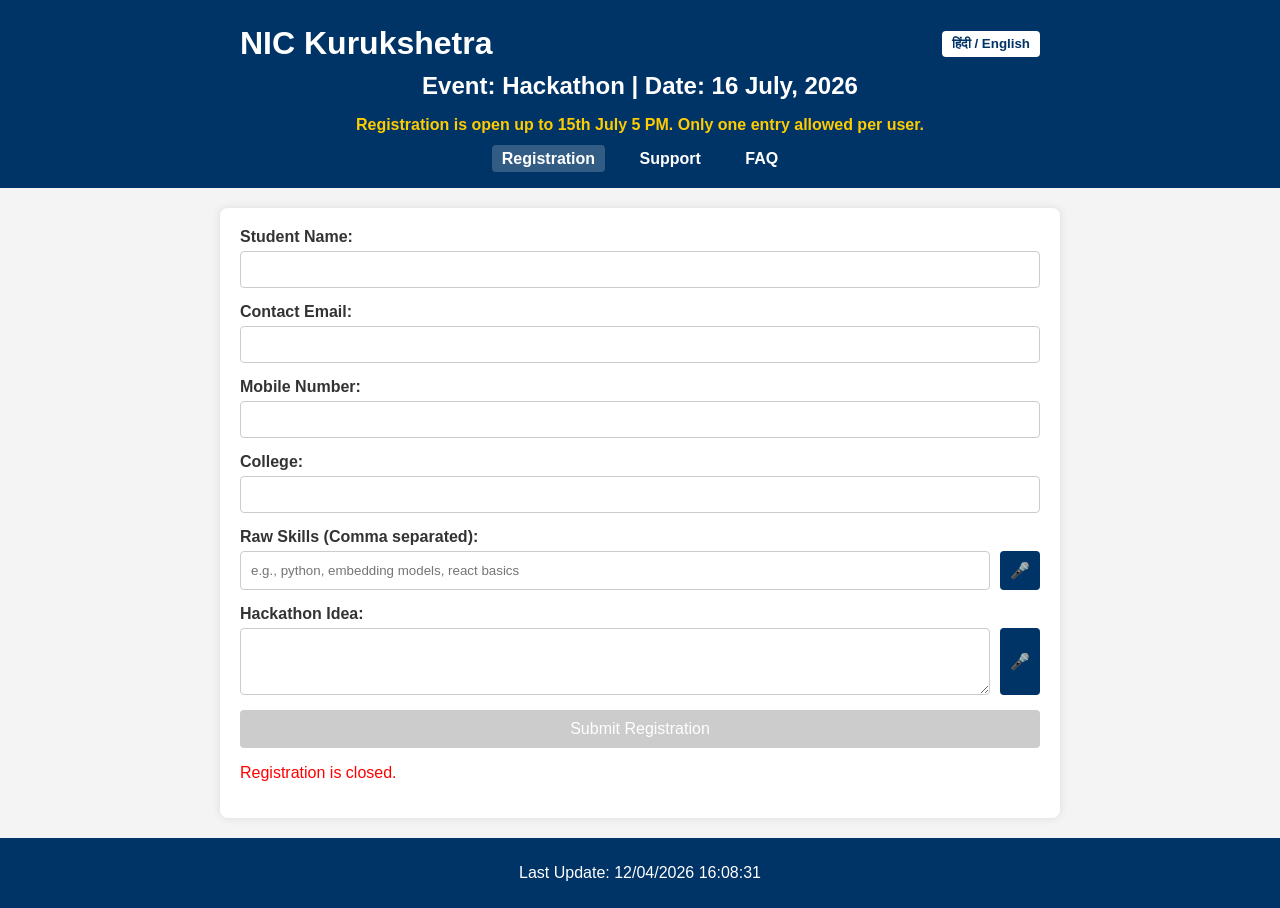
<file: register.html>
<!DOCTYPE html>
<html lang="en">
<head>
    <meta charset="UTF-8">
    <meta name="viewport" content="width=device-width, initial-scale=1.0">
    <title>Hackathon Registration | NIC Kurukshetra</title>
    <link rel="stylesheet" href="style.css">
</head>
<body>
    <header>
        <div class="header-content">
            <h1 data-en="NIC Kurukshetra" data-hi="एनआईसी कुरुक्षेत्र">NIC Kurukshetra</h1>
            <button id="langToggle">हिंदी / English</button>
        </div>
        <h2 data-en="Event: Hackathon | Date: 16 July, 2026" data-hi="इवेंट: हैकाथॉन | दिनांक: 16 जुलाई, 2026">Event: Hackathon | Date: 16 July, 2026</h2>
        <p class="alert" data-en="Registration is open up to 15th July 5 PM. Only one entry allowed per user." data-hi="पंजीकरण 15 जुलाई शाम 5 बजे तक खुला है। केवल एक प्रविष्टि की अनुमति है।">Registration is open up to 15th July 5 PM. Only one entry allowed per user.</p>
        <nav>
            <a href="index.html" class="active" data-en="Registration" data-hi="पंजीकरण">Registration</a>
            <a href="support.html" data-en="Support" data-hi="सहायता">Support</a>
            <a href="faq.html" data-en="FAQ" data-hi="सामान्य प्रश्न">FAQ</a>
        </nav>
    </header>

    <main>
        <form id="registrationForm">
            <div class="form-group">
                <label for="student_name" data-en="Student Name" data-hi="छात्र का नाम">Student Name:</label>
                <input type="text" id="student_name" required>
            </div>

            <div class="form-group">
                <label for="contact_email" data-en="Contact Email" data-hi="ईमेल">Contact Email:</label>
                <input type="email" id="contact_email" required>
            </div>

            <div class="form-group">
                <label for="mobile_number" data-en="Mobile Number" data-hi="मोबाइल नंबर">Mobile Number:</label>
                <input type="tel" id="mobile_number" pattern="[0-9]{10,12}" required>
            </div>

            <div class="form-group">
                <label for="college" data-en="College" data-hi="कॉलेज">College:</label>
                <input type="text" id="college" list="college_list" required>
                <datalist id="college_list">
                    <option value="NIT Kurukshetra"></option>
                    <option value="Kurukshetra University"></option>
                    <option value="UIET Kurukshetra"></option>
                </datalist>
            </div>

            <div class="form-group">
                <label for="raw_skills" data-en="Raw Skills (Comma separated)" data-hi="कौशल (अल्पविराम द्वारा अलग)">Raw Skills (Comma separated):</label>
                <div class="input-with-mic">
                    <input type="text" id="raw_skills" placeholder="e.g., python, embedding models, react basics" required>
                    <button type="button" class="mic-btn" onclick="startDictation('raw_skills')">🎤</button>
                </div>
            </div>

            <div class="form-group">
                <label for="hackathon_idea" data-en="Hackathon Idea" data-hi="हैकाथॉन विचार">Hackathon Idea:</label>
                <div class="input-with-mic">
                    <textarea id="hackathon_idea" rows="3" required></textarea>
                    <button type="button" class="mic-btn" onclick="startDictation('hackathon_idea')">🎤</button>
                </div>
            </div>

            <button type="submit" id="submitBtn" data-en="Submit Registration" data-hi="जमा करें">Submit Registration</button>
            <p id="formMessage"></p>
        </form>
    </main>

    <footer>
        <p>Last Update: <span id="lastUpdate"></span></p>
    </footer>

    <script src="script.js"></script>
</body>
</html>
</file>
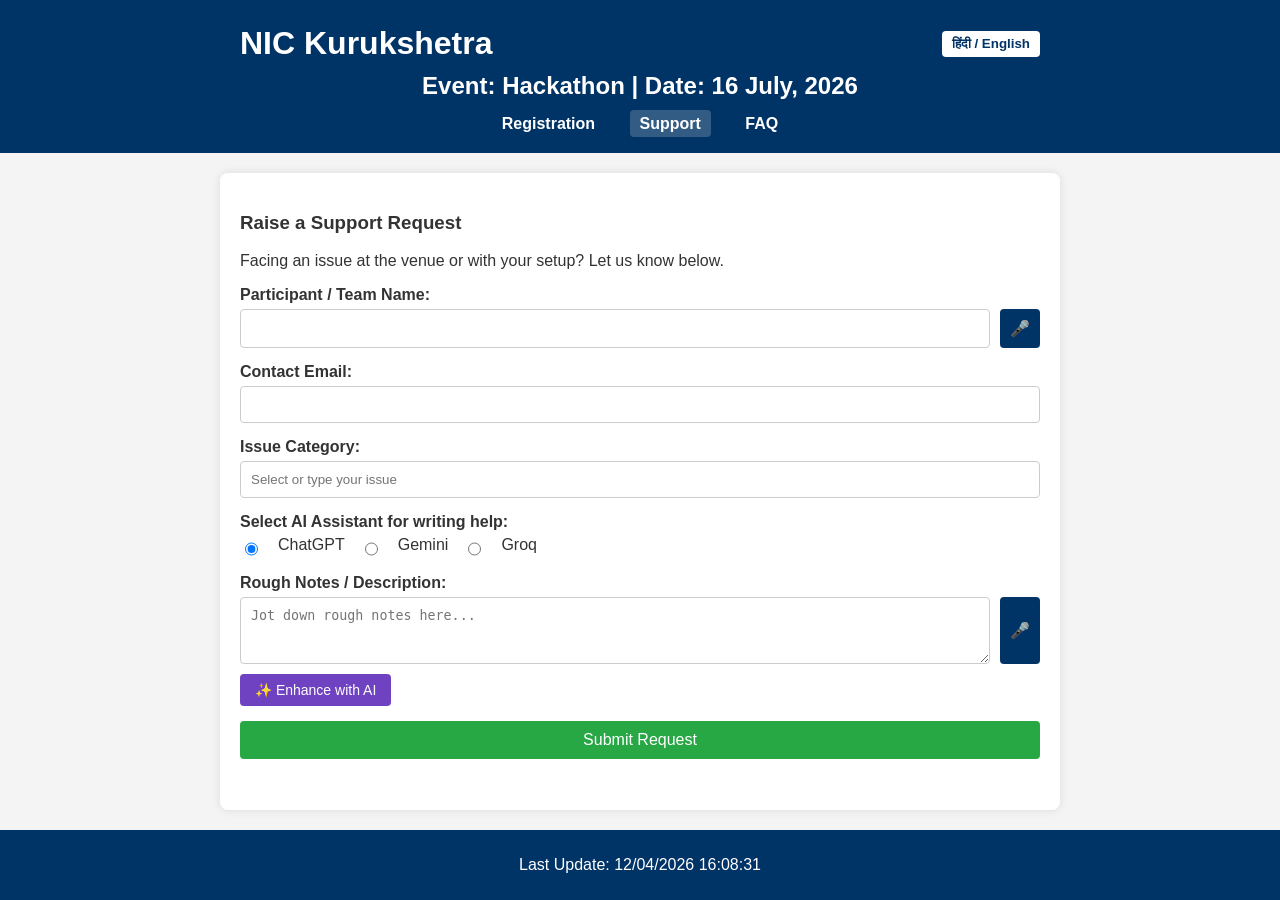
<file: support.html>
<!DOCTYPE html>
<html lang="en">
<head>
    <meta charset="UTF-8">
    <meta name="viewport" content="width=device-width, initial-scale=1.0">
    <title>Support Request | NIC Kurukshetra</title>
    <link rel="icon" href="data:,">
    <link rel="stylesheet" href="style.css">
</head>
<body>
    <header>
        <div class="header-content">
            <h1 data-en="NIC Kurukshetra" data-hi="एनआईसी कुरुक्षेत्र">NIC Kurukshetra</h1>
            <button id="langToggle">हिंदी / English</button>
        </div>
        <h2 data-en="Event: Hackathon | Date: 16 July, 2026" data-hi="इवेंट: हैकाथॉन | दिनांक: 16 जुलाई, 2026">Event: Hackathon | Date: 16 July, 2026</h2>
        <nav>
            <a href="index.html" data-en="Registration" data-hi="पंजीकरण">Registration</a>
            <a href="support.html" class="active" data-en="Support" data-hi="सहायता">Support</a>
            <a href="faq.html" data-en="FAQ" data-hi="सामान्य प्रश्न">FAQ</a>
        </nav>
    </header>

    <main>
        <h3 data-en="Raise a Support Request" data-hi="सहायता अनुरोध दर्ज करें">Raise a Support Request</h3>
        <p data-en="Facing an issue at the venue or with your setup? Let us know below." data-hi="स्थान पर या अपने सेटअप में किसी समस्या का सामना कर रहे हैं? हमें नीचे बताएं।">Facing an issue at the venue or with your setup? Let us know below.</p>
        
        <form id="supportForm">
            <div class="form-group">
                <label for="support_name" data-en="Participant / Team Name" data-hi="प्रतिभागी / टीम का नाम">Participant / Team Name:</label>
                <div class="input-with-mic">
                    <input type="text" id="support_name" required>
                    <button type="button" class="mic-btn" id="mic_support_name" onclick="toggleDictation('support_name', 'mic_support_name')">🎤</button>
                </div>
            </div>

            <div class="form-group">
                <label for="support_email" data-en="Contact Email" data-hi="ईमेल">Contact Email:</label>
                <input type="email" id="support_email" required>
            </div>

            <div class="form-group">
                <label for="issue_category" data-en="Issue Category" data-hi="समस्या श्रेणी">Issue Category:</label>
                <input type="text" id="issue_category" list="issue_list" placeholder="Select or type your issue" required>
                <datalist id="issue_list">
                    <option value="Wifi Availability"></option>
                    <option value="Power / Extension Board Needed"></option>
                    <option value="Parking Query"></option>
                    <option value="Water / Refreshment Facility"></option>
                    <option value="Laptop / Hardware Issue"></option>
                    <option value="Software / Environment Setup"></option>
                    <option value="Submission / n8n Workflow Error"></option>
                </datalist>
            </div>

            <div class="form-group">
                <label data-en="Select AI Assistant for writing help:" data-hi="लेखन सहायता के लिए AI चुनें:">Select AI Assistant for writing help:</label>
                <div class="radio-group">
                    <input type="radio" id="ai_gpt" name="ai_model" value="ChatGPT" checked>
                    <label for="ai_gpt">ChatGPT</label>
                    
                    <input type="radio" id="ai_gemini" name="ai_model" value="Gemini">
                    <label for="ai_gemini">Gemini</label>
                    
                    <input type="radio" id="ai_groq" name="ai_model" value="Groq">
                    <label for="ai_groq">Groq</label>
                </div>
            </div>

            <div class="form-group">
                <label for="issue_description" data-en="Rough Notes / Description" data-hi="अपनी समस्या का वर्णन करें">Rough Notes / Description:</label>
                <div class="input-with-mic">
                    <textarea id="issue_description" rows="3" placeholder="Jot down rough notes here..." required></textarea>
                    <button type="button" class="mic-btn" id="mic_issue_description" onclick="toggleDictation('issue_description', 'mic_issue_description')">🎤</button>
                </div>
                <button type="button" id="enhanceAiBtn" class="ai-btn">✨ Enhance with AI</button>
            </div>

            <!-- Hidden Box for AI Output -->
            <div class="form-group ai-review-box" id="ai_suggestion_group" style="display: none;">
                <label for="enhanced_description">✨ AI Enhanced Version (Review & Edit):</label>
                <textarea id="enhanced_description" rows="4"></textarea>
                <small>You can type here to add or delete information before submitting.</small>
            </div>

            <button type="submit" id="supportSubmitBtn" data-en="Submit Request" data-hi="अनुरोध जमा करें">Submit Request</button>
            <p id="supportMessage"></p>
        </form>
    </main>

    <footer>
        <p>Last Update: <span id="lastUpdate"></span></p>
    </footer>

    <script src="script.js"></script>
</body>
</html>
</file>
<file: style.css>
:root {
    --primary-color: #003366;
    --secondary-color: #f4f4f4;
    --text-color: #333;
    --accent-color: #d9534f;
}

body {
    font-family: 'Segoe UI', Tahoma, Geneva, Verdana, sans-serif;
    margin: 0;
    padding: 0;
    background-color: var(--secondary-color);
    color: var(--text-color);
    display: flex;
    flex-direction: column;
    min-height: 100vh;
}

header {
    background-color: var(--primary-color);
    color: white;
    padding: 20px;
    text-align: center;
}

.header-content {
    display: flex;
    justify-content: space-between;
    align-items: center;
    max-width: 800px;
    margin: 0 auto;
}

header h1, header h2 { margin: 5px 0; }
header .alert { color: #ffcc00; font-weight: bold; }

nav { margin-top: 15px; }
nav a {
    color: white;
    text-decoration: none;
    margin: 0 10px;
    font-weight: bold;
    padding: 5px 10px;
    border-radius: 4px;
}
nav a:hover, nav a.active { background-color: rgba(255,255,255,0.2); }

main {
    flex: 1;
    max-width: 800px;
    margin: 20px auto;
    padding: 20px;
    background: white;
    border-radius: 8px;
    box-shadow: 0 0 10px rgba(0,0,0,0.1);
    width: 90%;
}

.form-group { margin-bottom: 15px; }
label { display: block; margin-bottom: 5px; font-weight: bold; }
input[type="text"], input[type="email"], input[type="tel"], textarea {
    width: 100%;
    padding: 10px;
    border: 1px solid #ccc;
    border-radius: 4px;
    box-sizing: border-box;
}

.input-with-mic {
    display: flex;
    gap: 10px;
}
.mic-btn {
    background-color: var(--primary-color);
    color: white;
    border: none;
    border-radius: 4px;
    padding: 10px;
    cursor: pointer;
    font-size: 16px;
}
.mic-btn:hover { background-color: #002244; }

/* Active Microphone Styling */
.mic-btn.listening {
    background-color: #d9534f;
    animation: pulse 1.5s infinite;
}

@keyframes pulse {
    0% { transform: scale(1); box-shadow: 0 0 0 0 rgba(217, 83, 79, 0.7); }
    70% { transform: scale(1.05); box-shadow: 0 0 0 10px rgba(217, 83, 79, 0); }
    100% { transform: scale(1); box-shadow: 0 0 0 0 rgba(217, 83, 79, 0); }
}

button[type="submit"] {
    background-color: #28a745;
    color: white;
    padding: 10px 20px;
    border: none;
    border-radius: 4px;
    cursor: pointer;
    font-size: 16px;
    width: 100%;
}
button[type="submit"]:hover { background-color: #218838; }
button:disabled { background-color: #cccccc; cursor: not-allowed; }

.faq-item { margin-bottom: 15px; border-bottom: 1px solid #eee; padding-bottom: 10px; }

footer {
    text-align: center;
    padding: 10px;
    background-color: var(--primary-color);
    color: white;
    margin-top: auto;
}

#langToggle {
    background: white;
    color: var(--primary-color);
    border: none;
    padding: 5px 10px;
    border-radius: 4px;
    cursor: pointer;
    font-weight: bold;
}

/* AI Feature Styling */
.radio-group {
    display: flex;
    gap: 15px;
    margin-top: 5px;
    margin-bottom: 15px;
}
.radio-group input[type="radio"] {
    margin-right: 5px;
    cursor: pointer;
}
.radio-group label {
    font-weight: normal;
    cursor: pointer;
    display: inline;
}

.ai-btn {
    background-color: #6f42c1;
    color: white;
    border: none;
    border-radius: 4px;
    padding: 8px 15px;
    margin-top: 10px;
    cursor: pointer;
    font-size: 14px;
    display: inline-block;
}
.ai-btn:hover { background-color: #5a32a3; }
.ai-btn:disabled { background-color: #cccccc; cursor: not-allowed; }

.ai-review-box {
    background-color: #f8f5ff;
    border: 2px solid #6f42c1;
    border-radius: 6px;
    padding: 15px;
    margin-bottom: 15px;
    animation: fadeIn 0.5s ease-in-out;
}
.ai-review-box label { color: #6f42c1; }
.ai-review-box small {
    display: block;
    color: #666;
    margin-top: 5px;
    font-style: italic;
}

@keyframes fadeIn {
    from { opacity: 0; transform: translateY(-10px); }
    to { opacity: 1; transform: translateY(0); }
}
</file>
